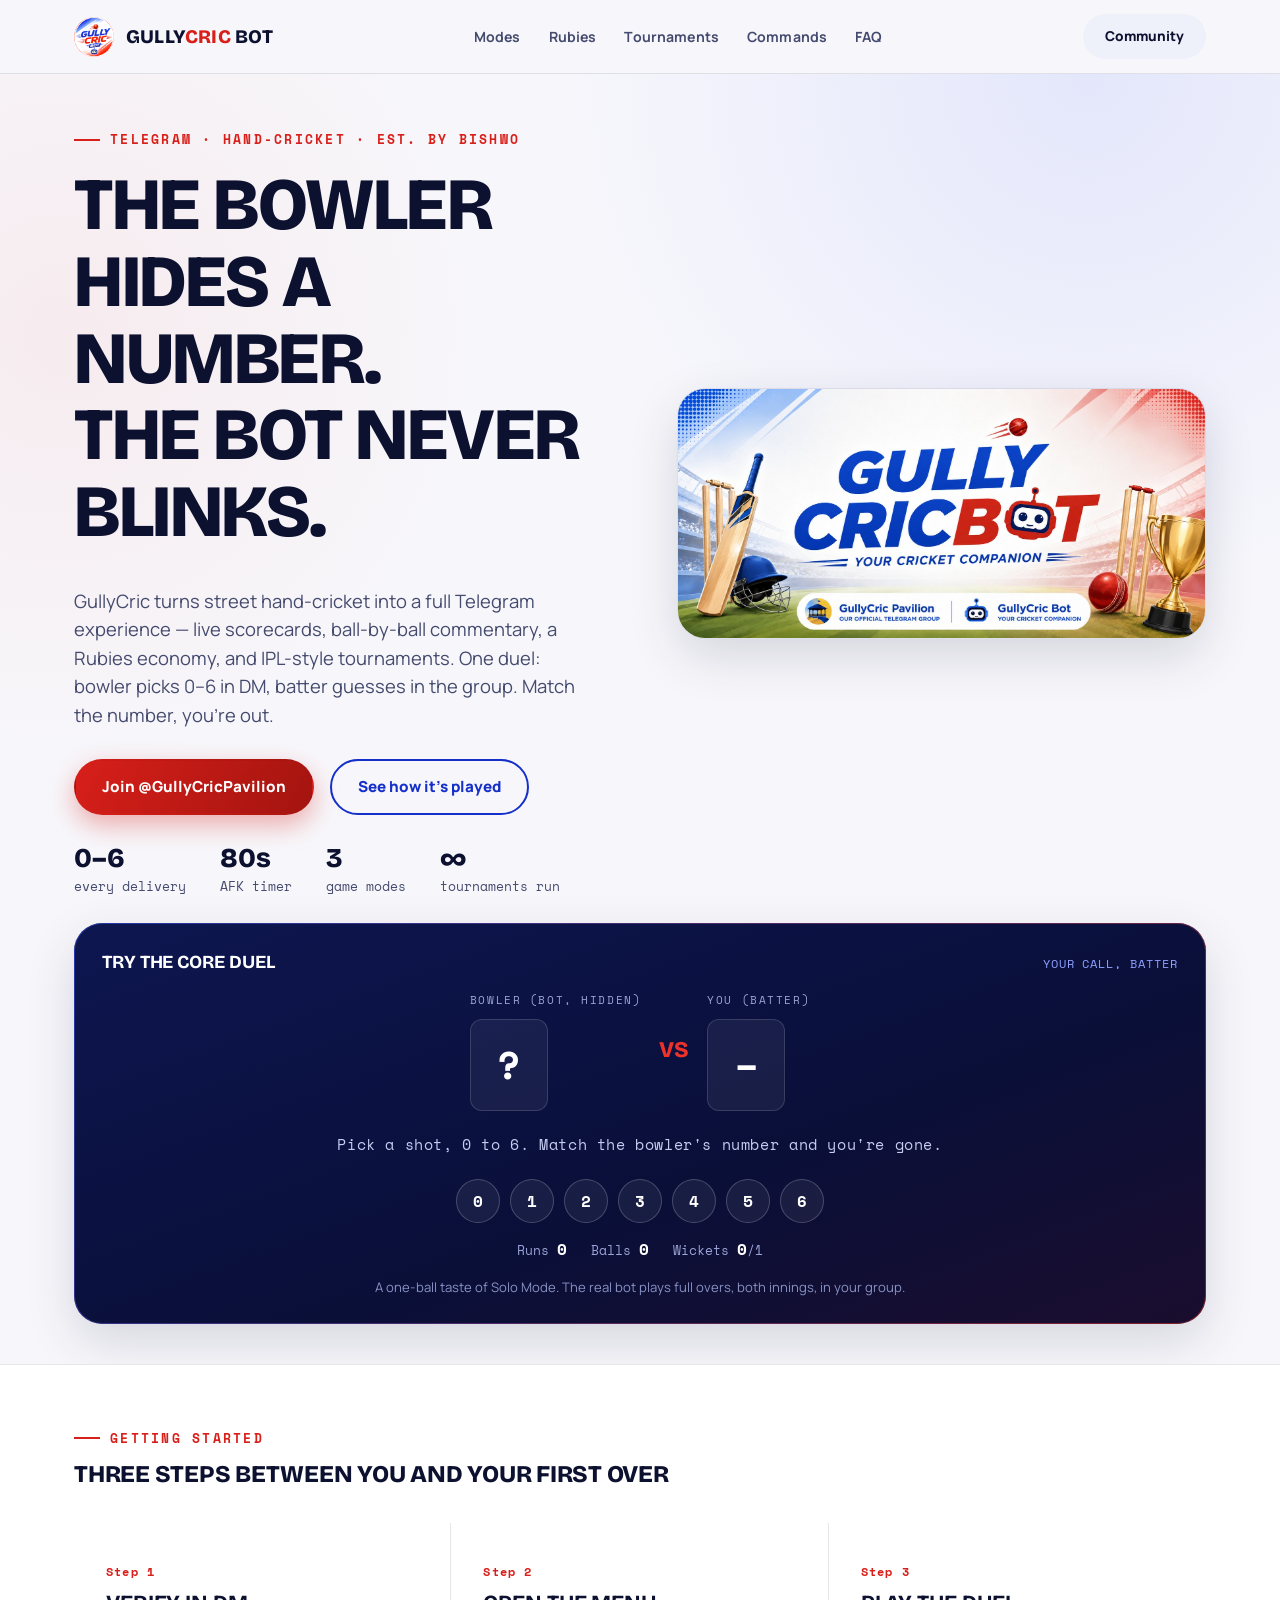
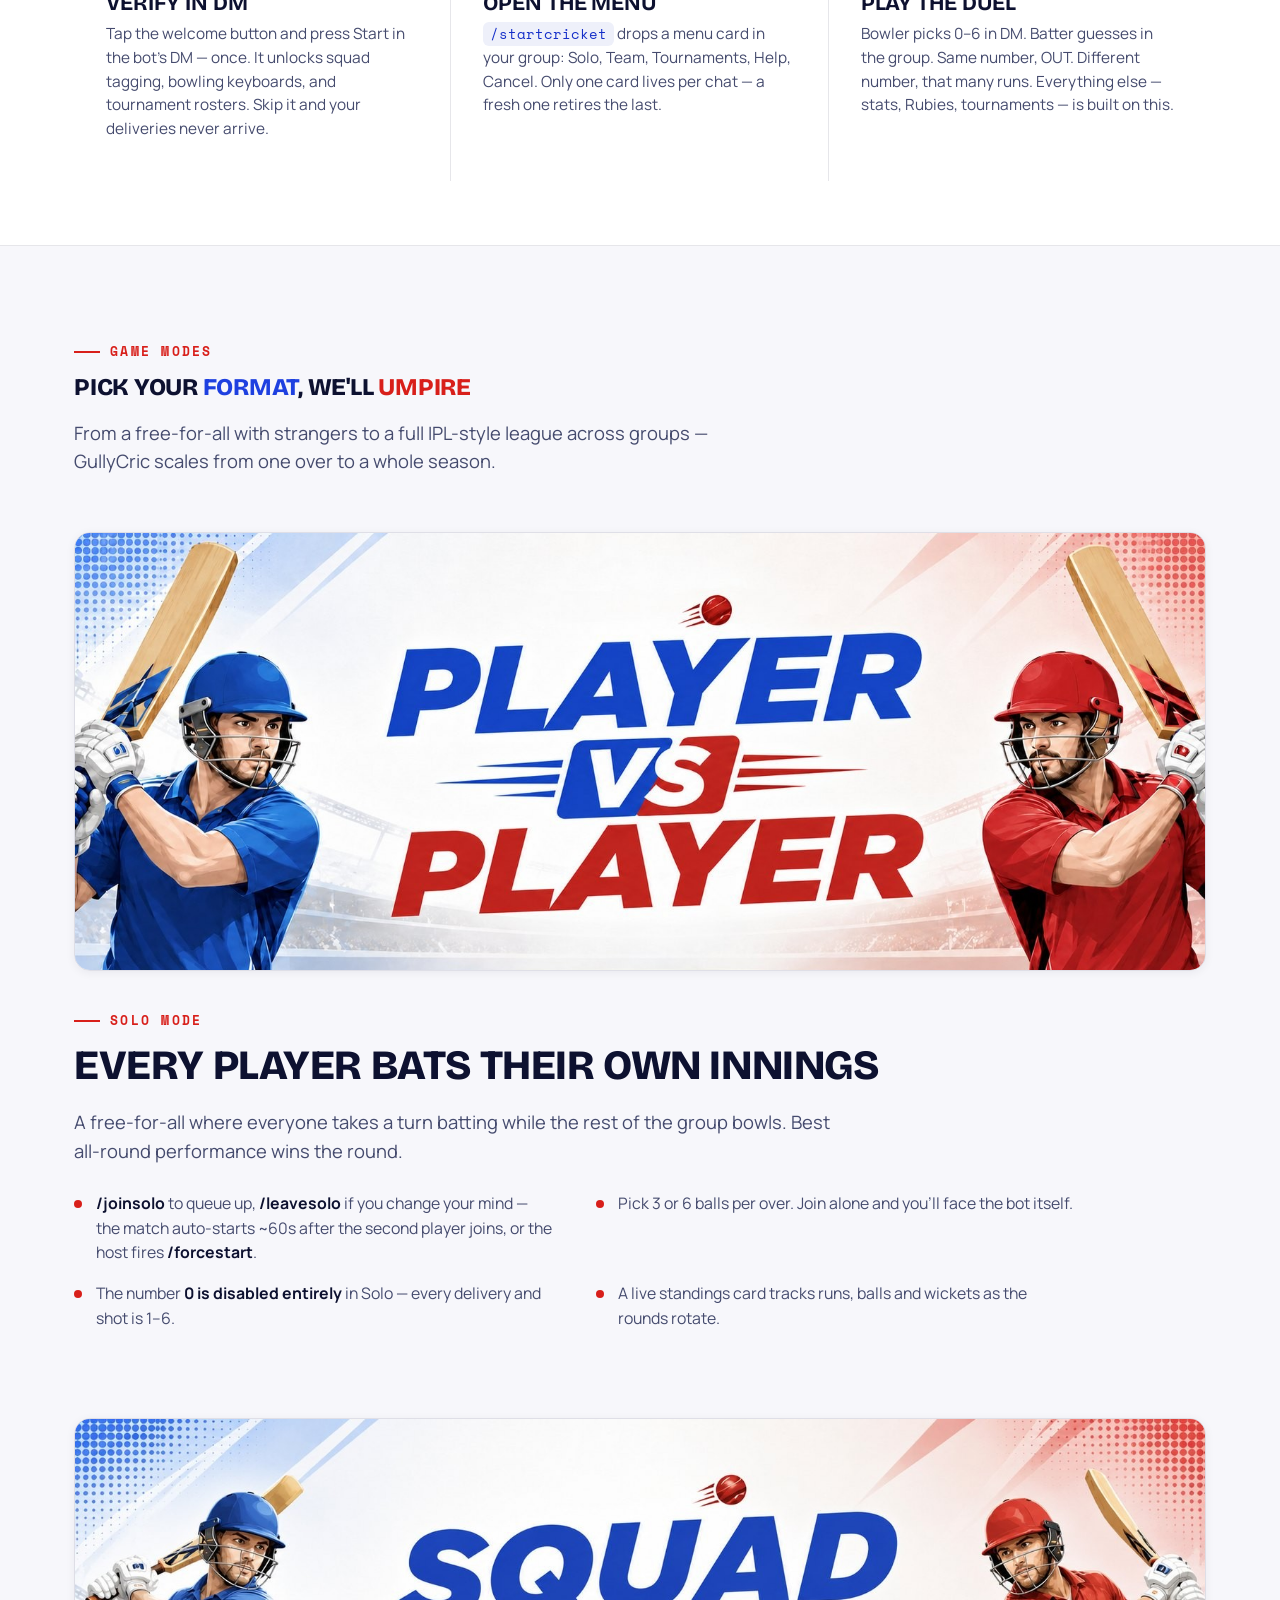
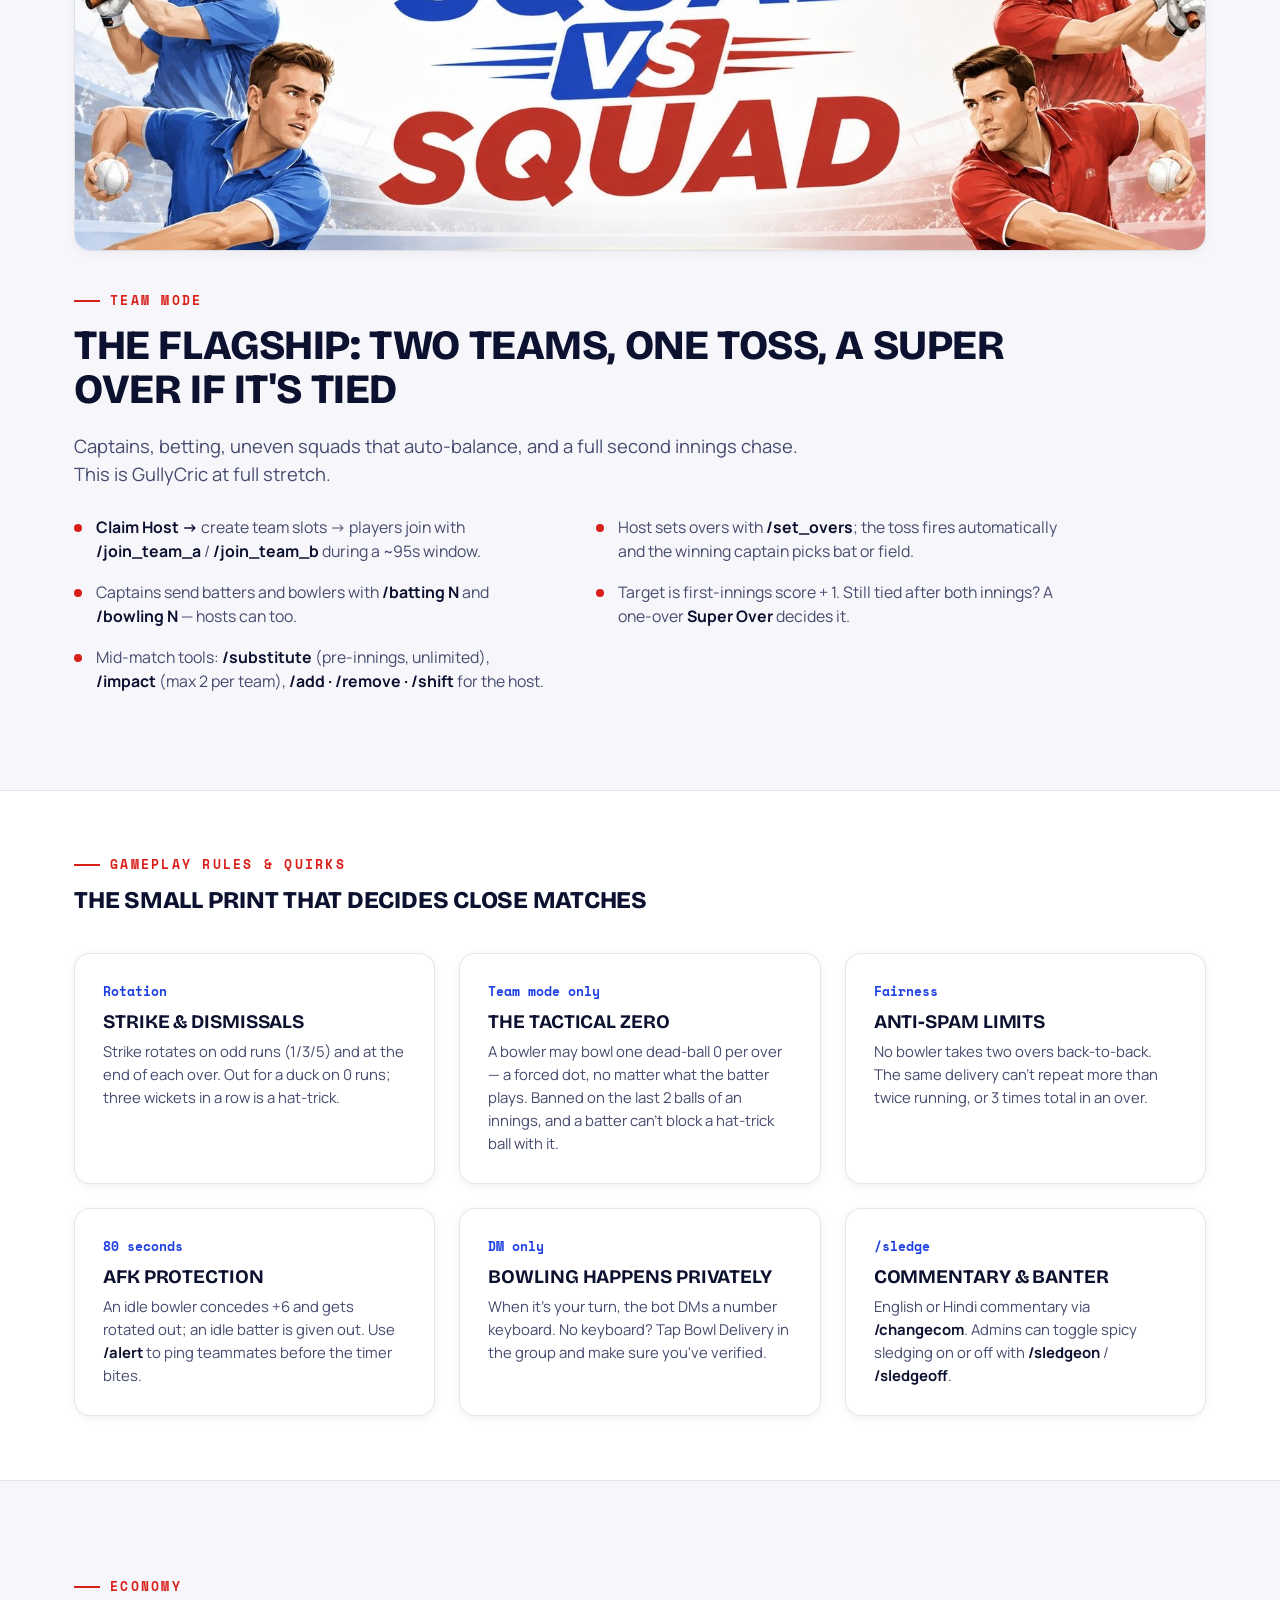
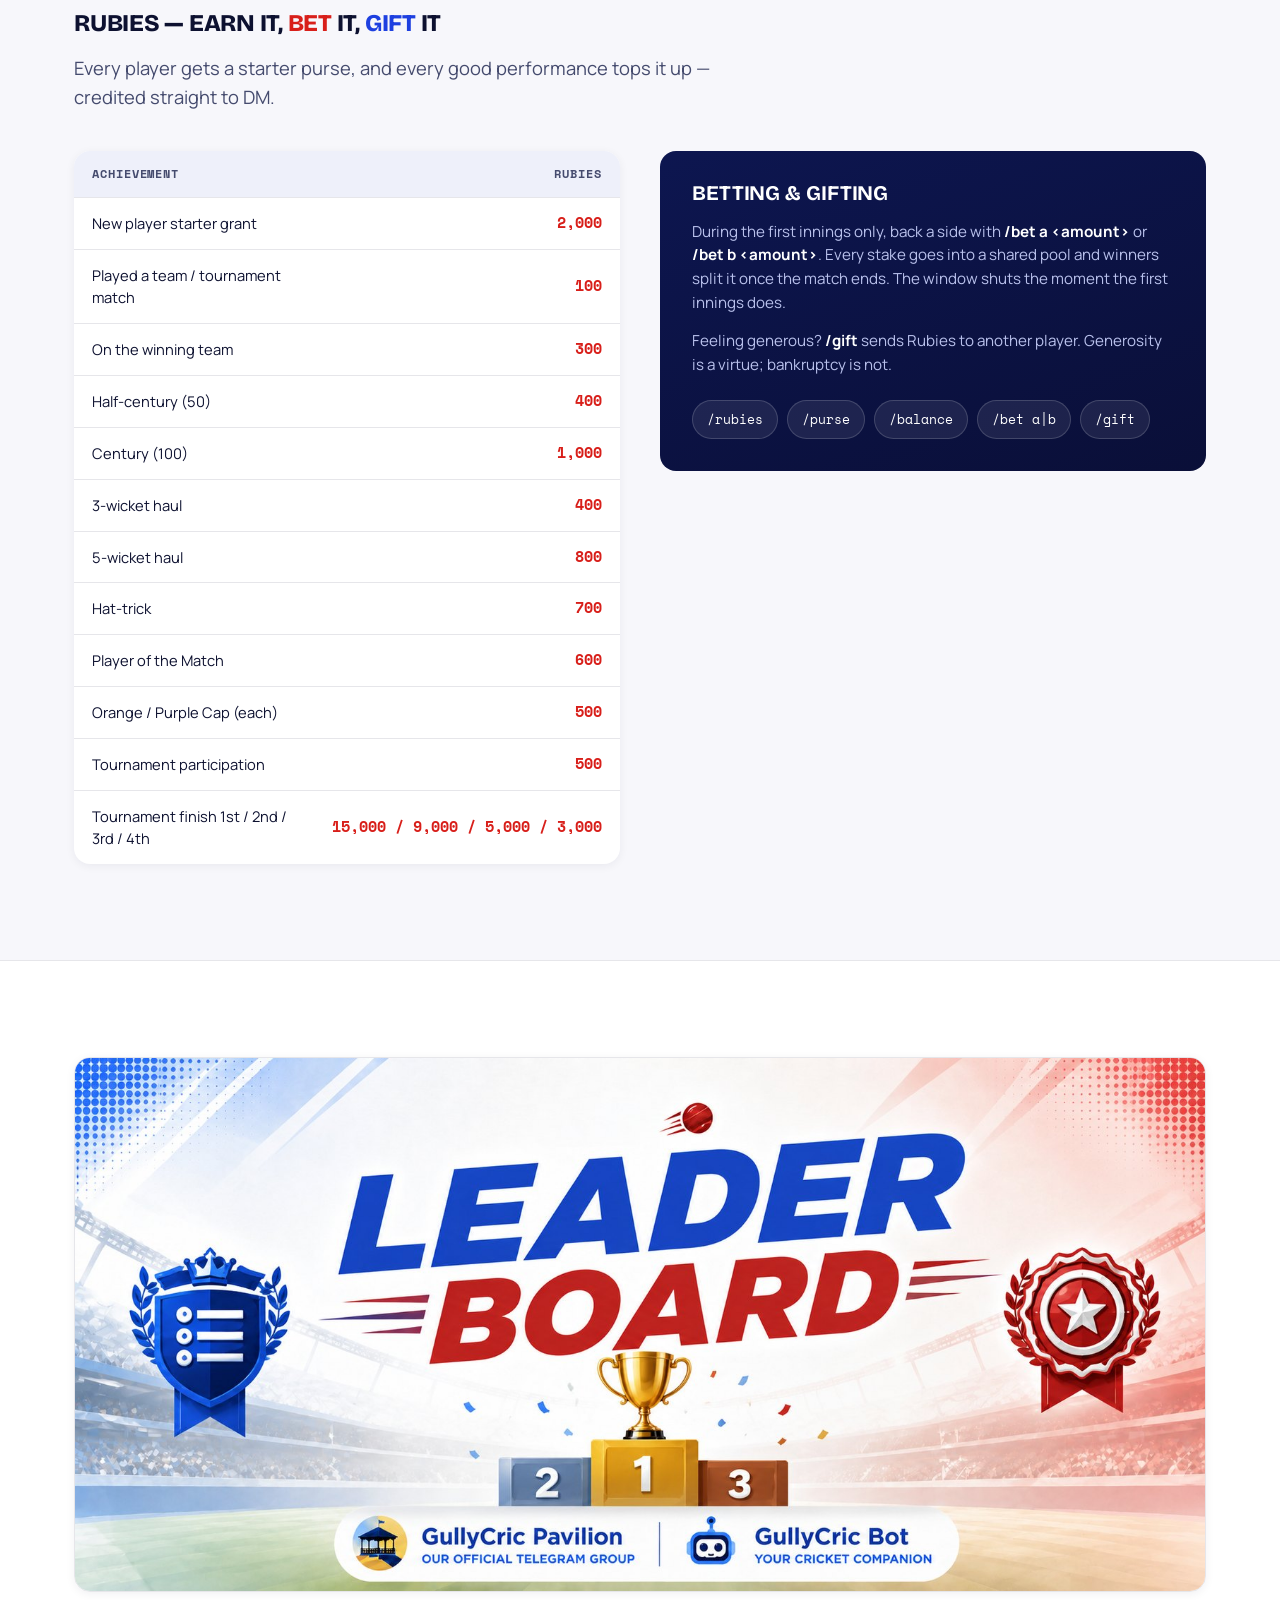
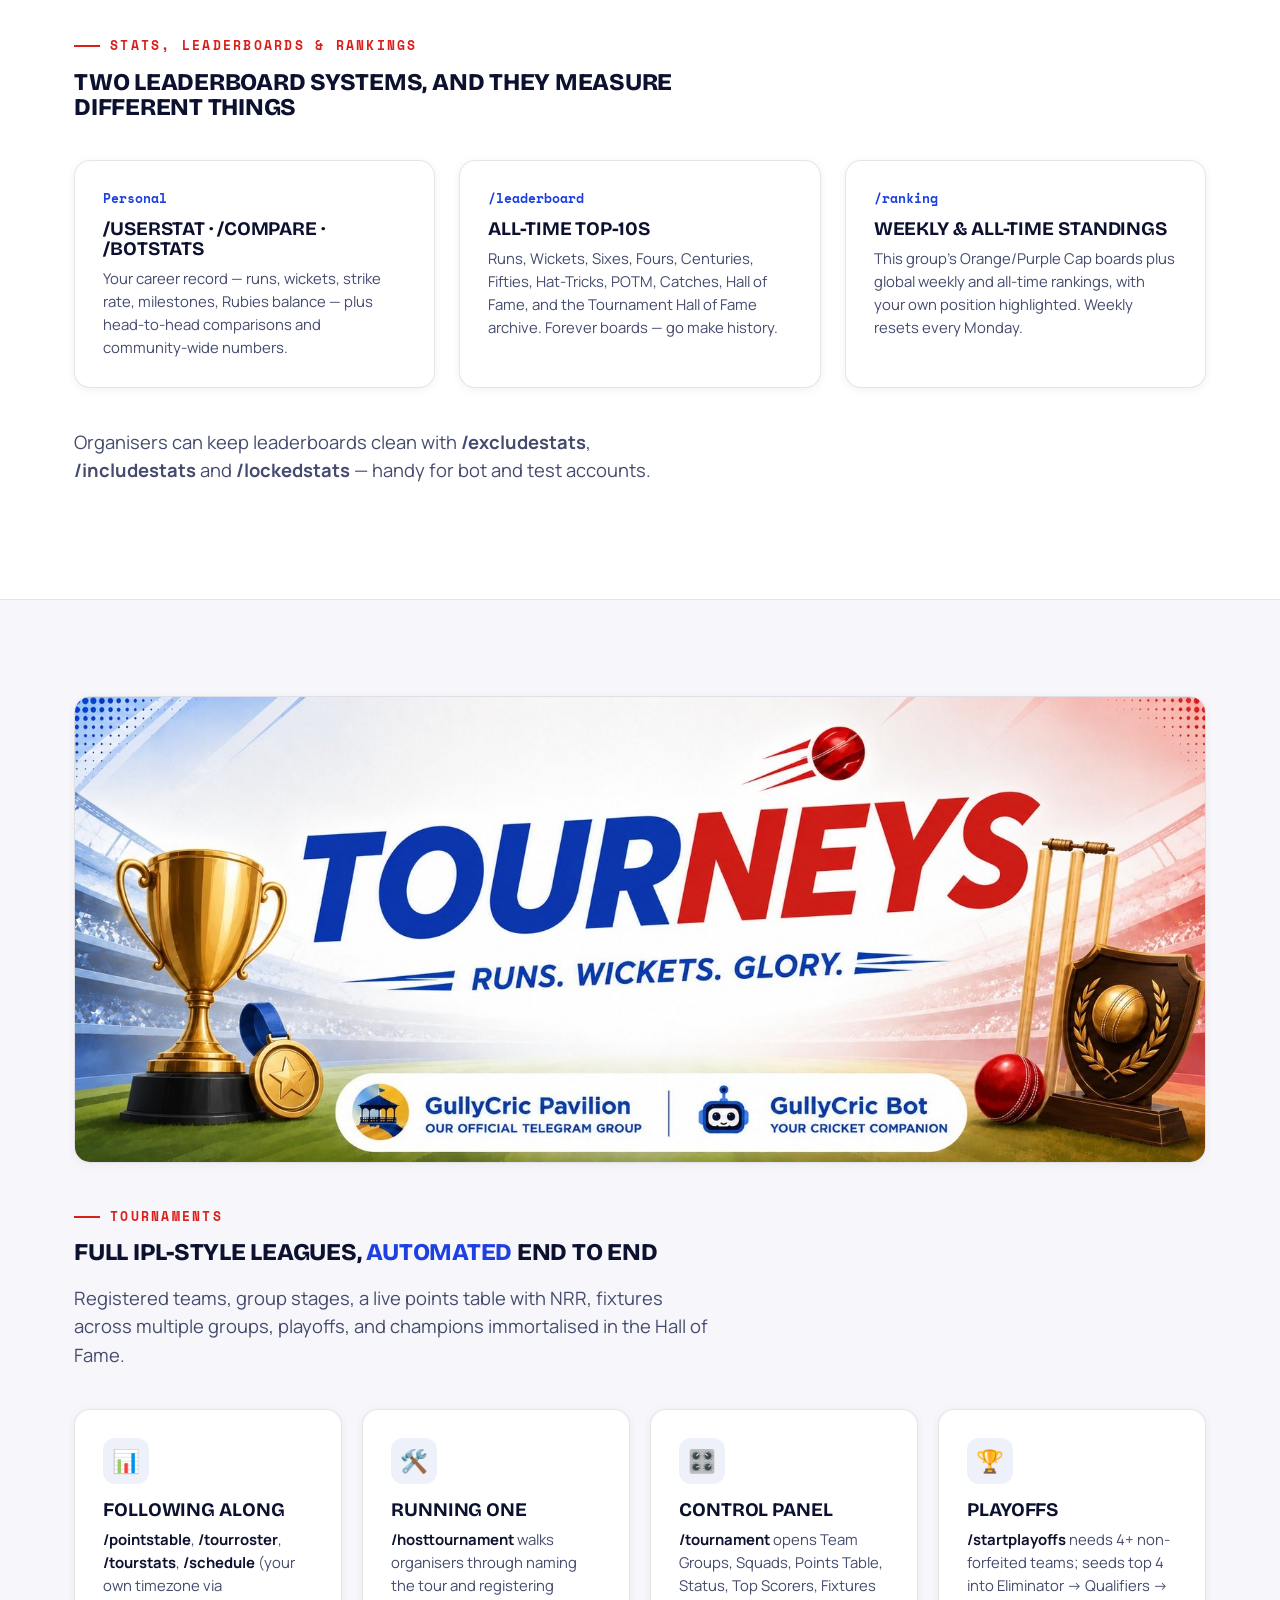
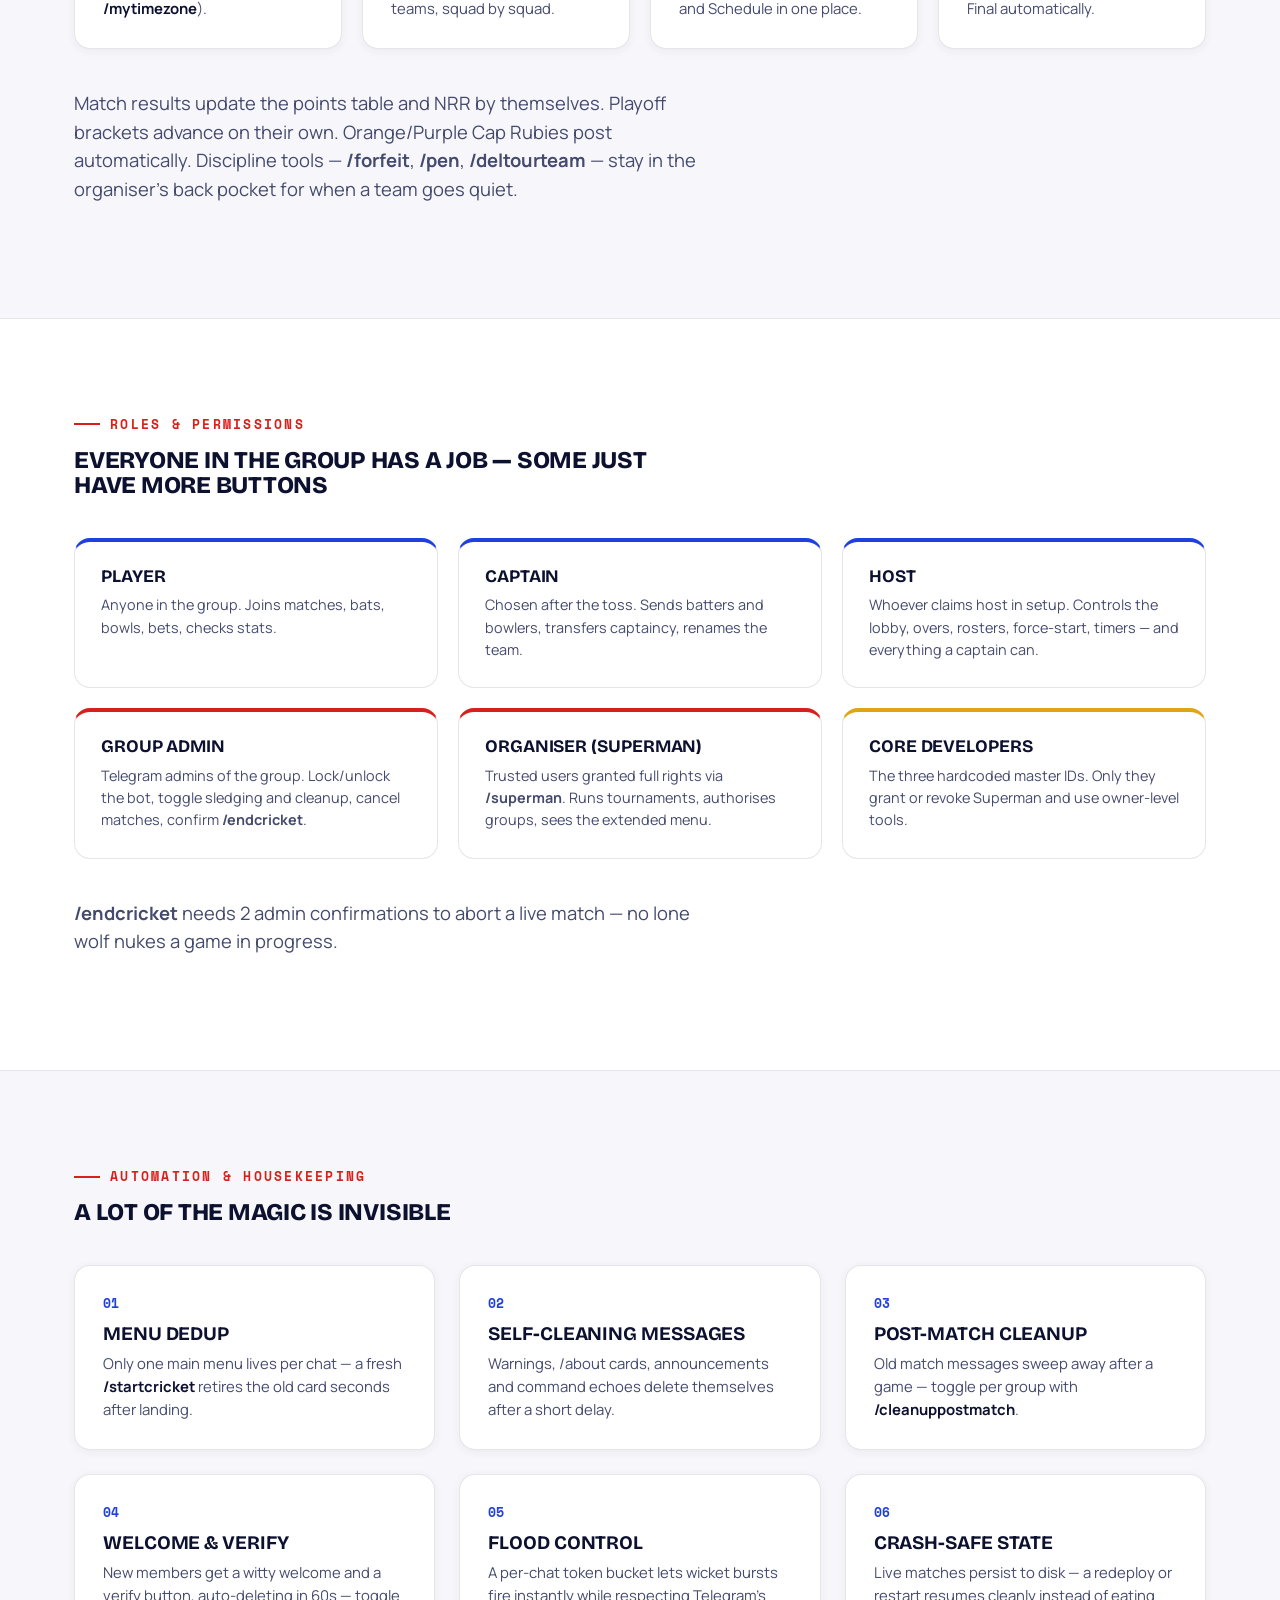
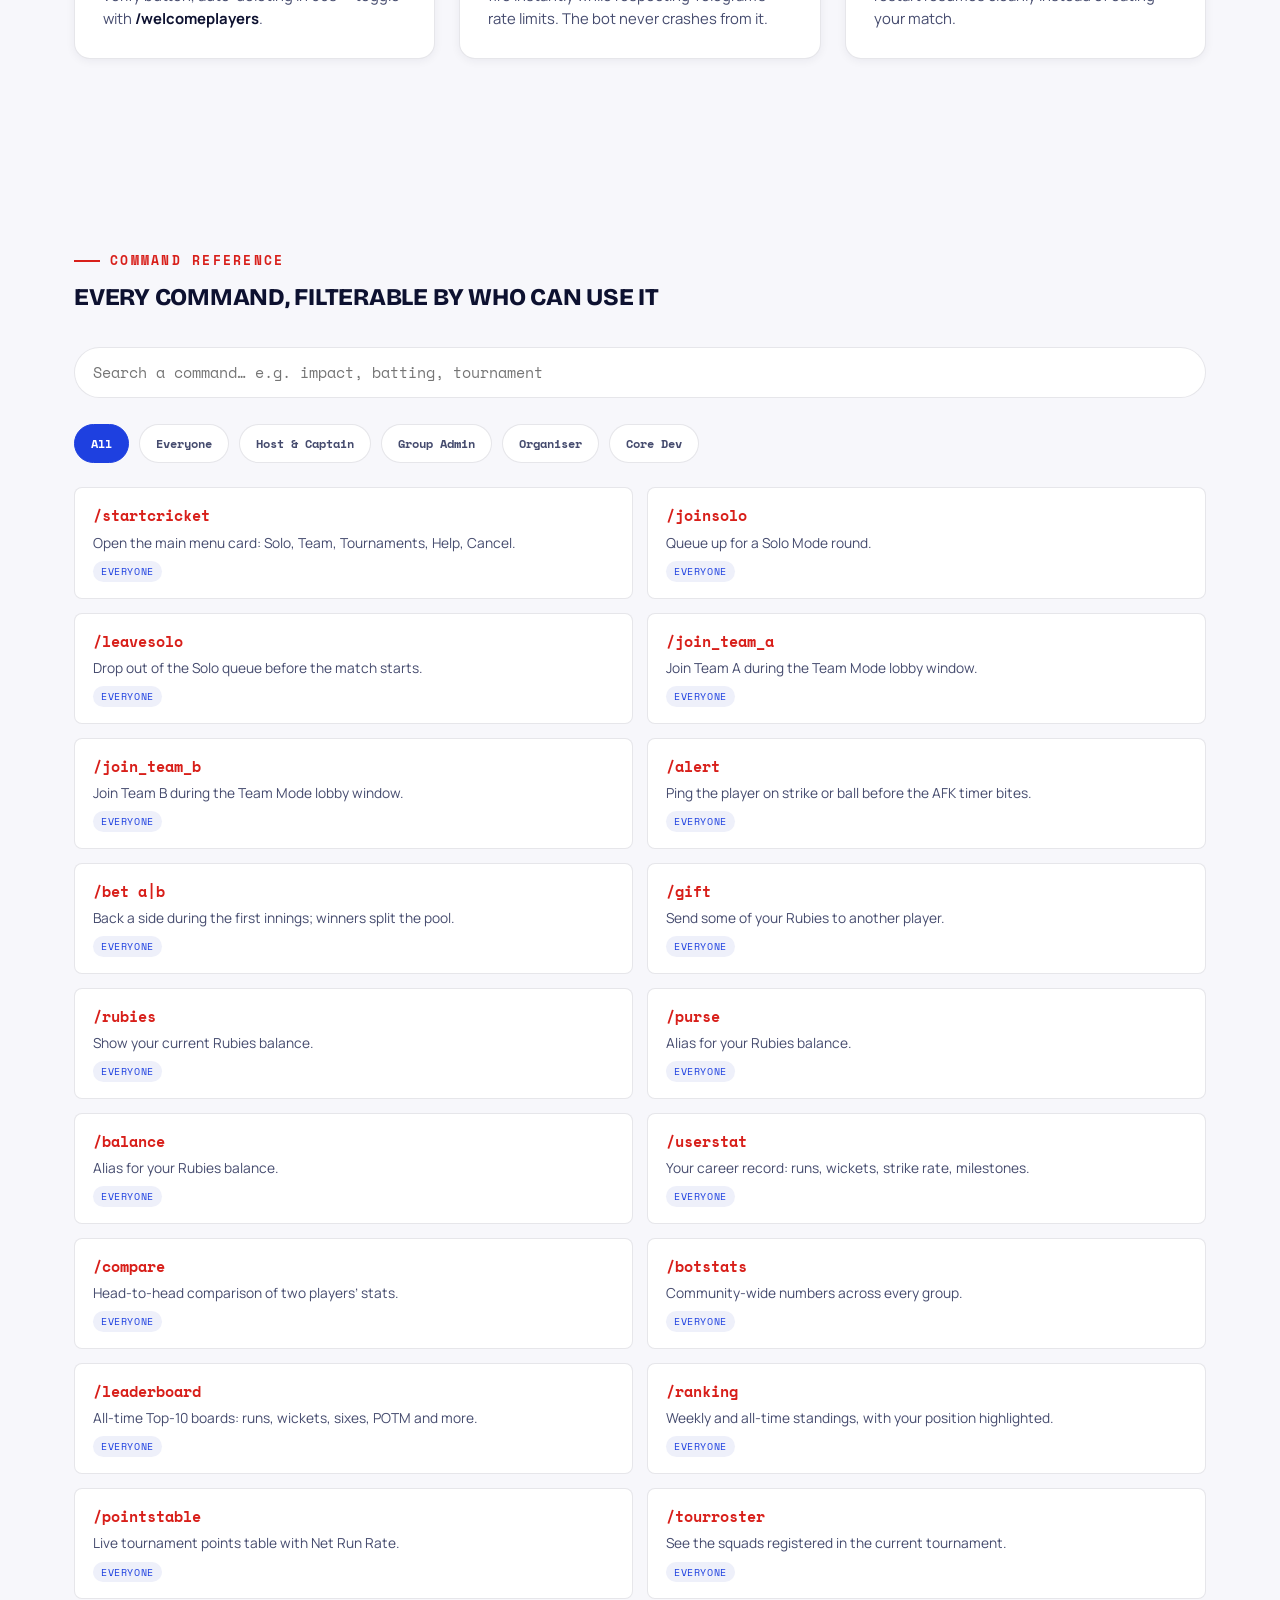
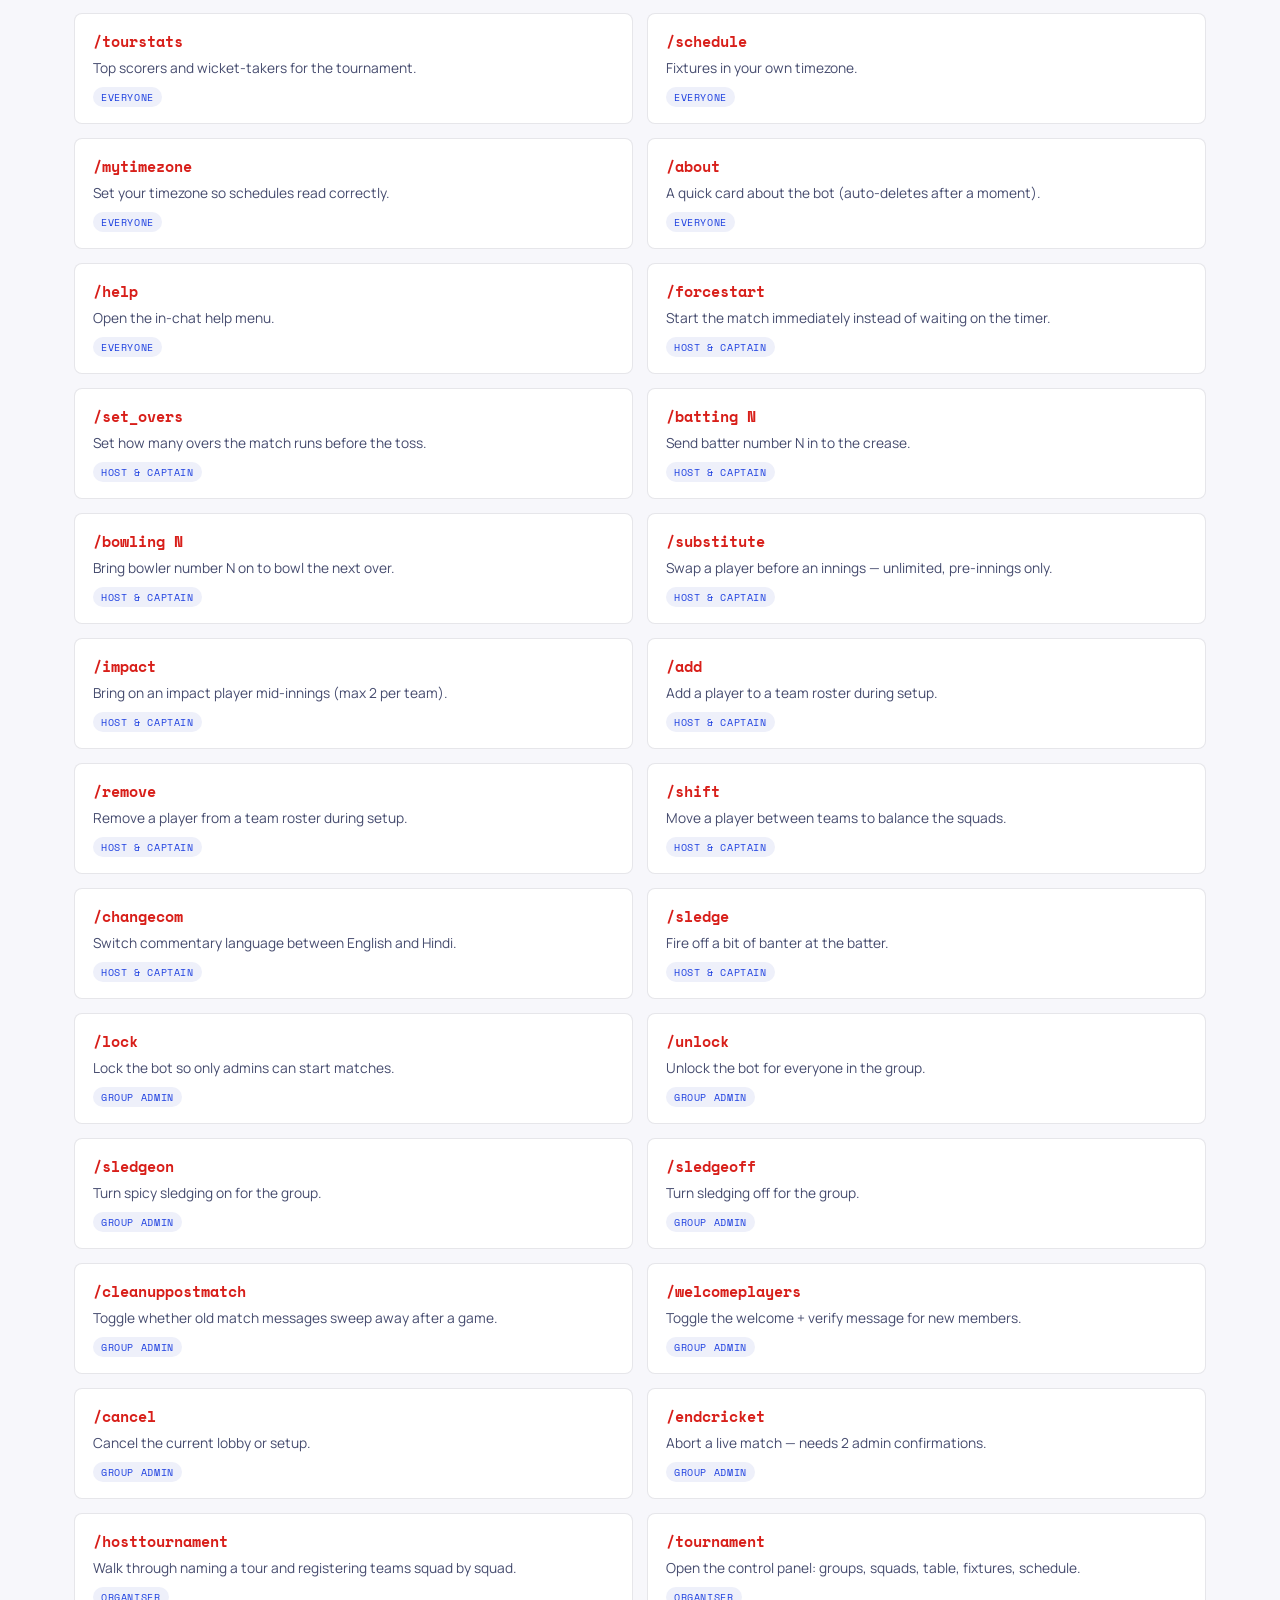
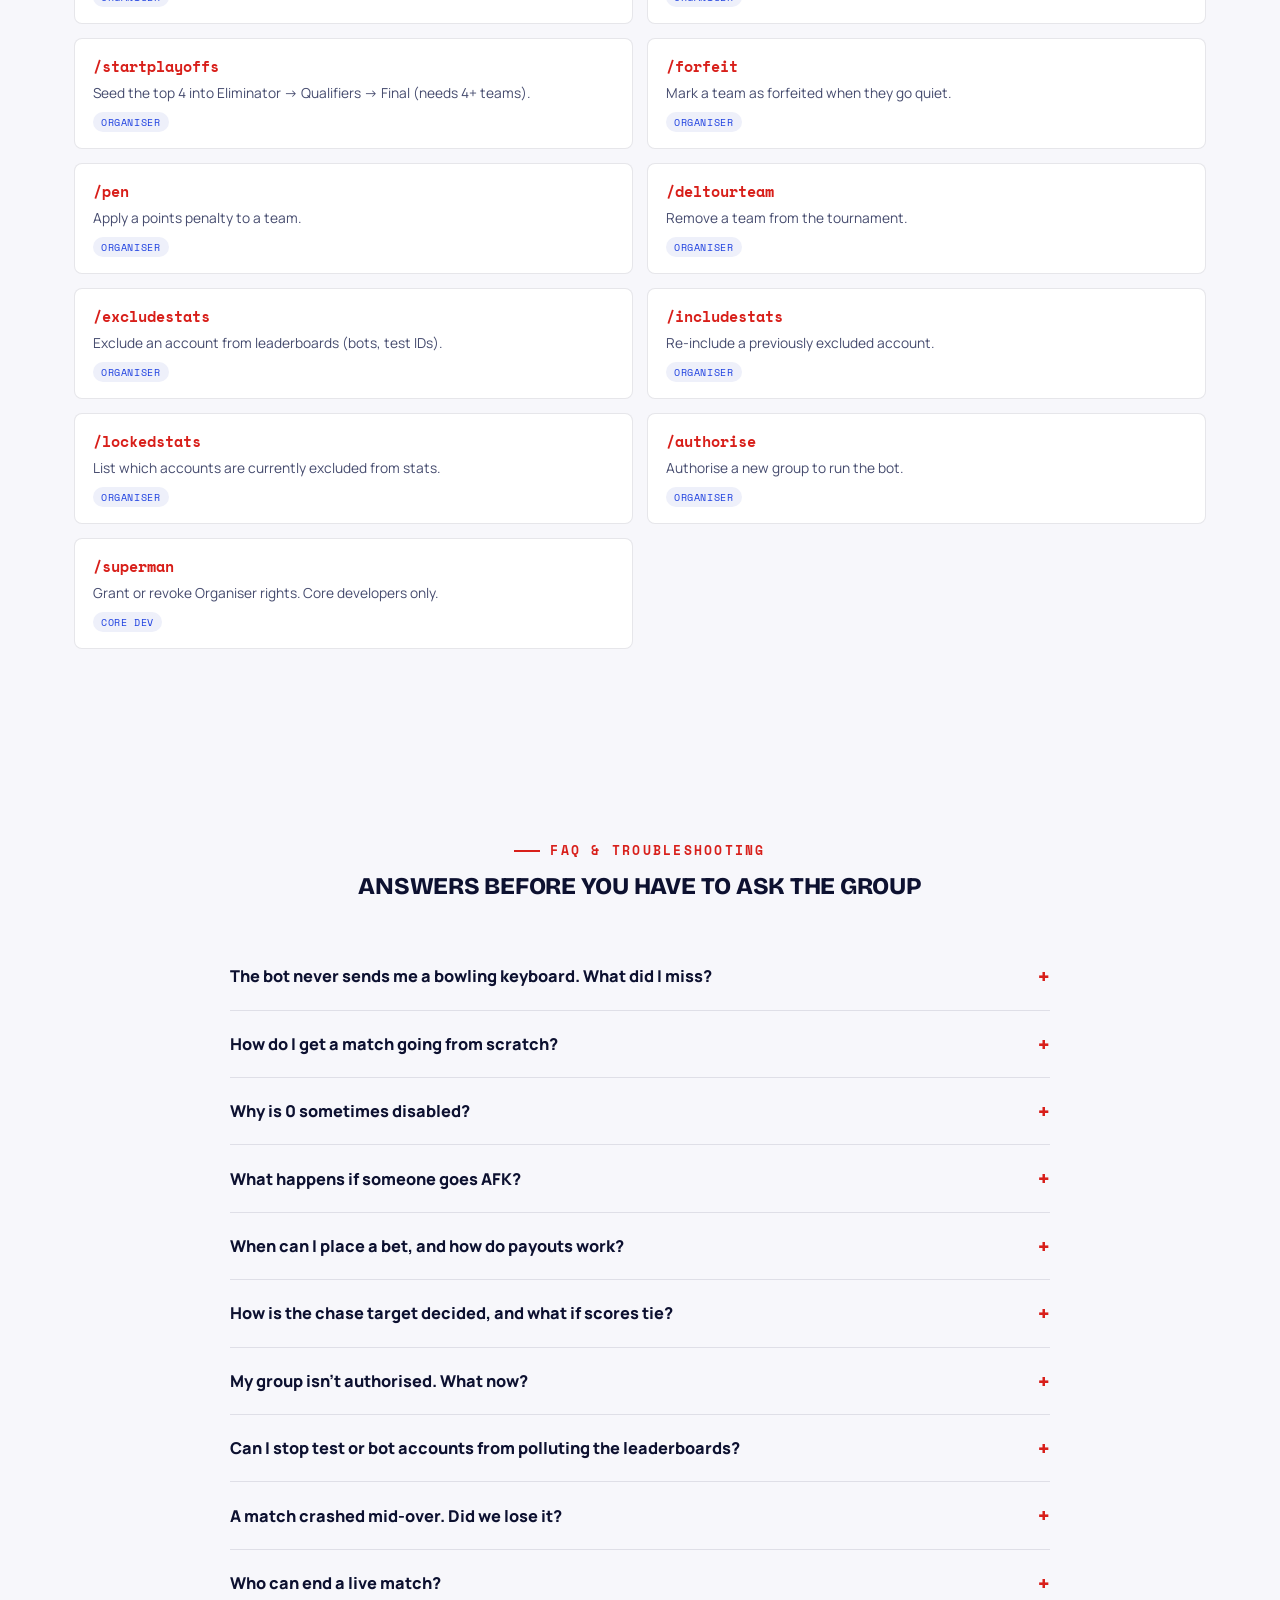
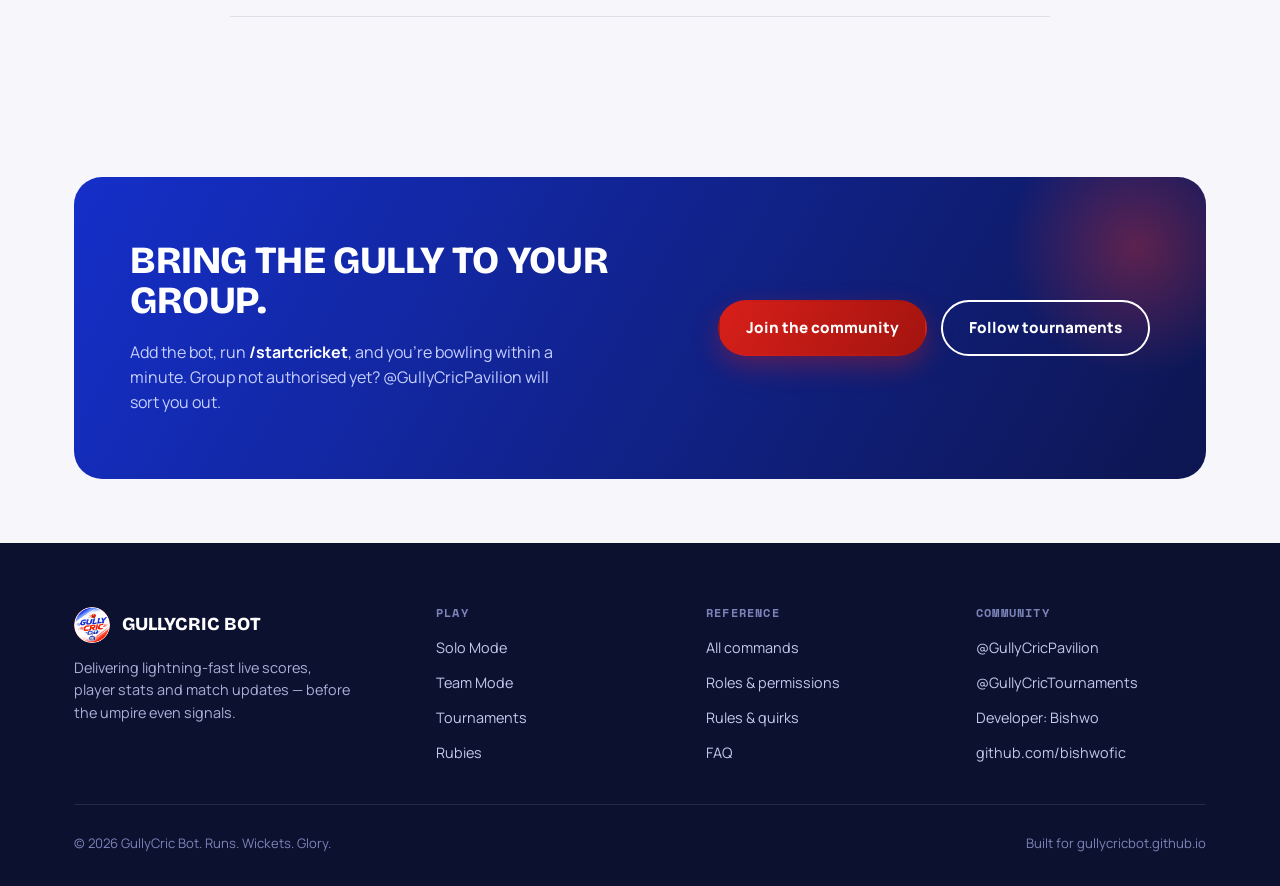
<file: index.html>
<!DOCTYPE html>
<html lang="en">
<head>
<meta charset="UTF-8">
<meta name="viewport" content="width=device-width, initial-scale=1.0">
<title>GullyCric Bot — Your Cricket Companion</title>
<meta name="description" content="GullyCric brings hand-cricket to Telegram: live scorecards, Rubies betting, IPL-style tournaments and a bot that umpires every ball. Solo, Team, and Tournament modes.">
<link rel="icon" type="image/png" href="assets/img/logo.png">
<link rel="preconnect" href="https://fonts.googleapis.com">
<link rel="preconnect" href="https://fonts.gstatic.com" crossorigin>
<link href="https://fonts.googleapis.com/css2?family=Bricolage+Grotesque:opsz,wght@12..96,200..800&family=Manrope:wght@400;500;700;800&family=Space+Mono:wght@400;700&display=swap" rel="stylesheet">
<link rel="stylesheet" href="css/style.css">
<style>
  /* keep anchored sections clear of the sticky nav when scrolled to */
  section[id], header[id], #top { scroll-margin-top: 88px; }
</style>
</head>
<body>

<nav class="nav">
  <div class="nav-inner">
    <a href="#top" class="brand">
      <img src="assets/img/logo.png" alt="GullyCric Bot logo">
      <span class="brand-text">GULLY<span class="red">CRIC</span> BOT</span>
    </a>
    <ul class="nav-links" id="navLinks">
      <li><a href="#modes">Modes</a></li>
      <li><a href="#rubies">Rubies</a></li>
      <li><a href="#tournaments">Tournaments</a></li>
      <li><a href="#commands">Commands</a></li>
      <li><a href="#faq">FAQ</a></li>
    </ul>
    <div class="nav-cta">
      <a href="https://t.me/GullyCricPavilion" class="btn btn-ghost" style="padding:10px 20px;font-size:0.85rem;">Community</a>
      <button class="nav-toggle" id="navToggle" aria-label="Toggle menu"><span></span></button>
    </div>
  </div>
</nav>

<main id="top">

  <!-- ================= HERO ================= -->
  <header class="hero">
    <div class="container hero-inner">
      <div class="hero-copy">
        <div class="eyebrow">Telegram · Hand-Cricket · Est. by Bishwo</div>
        <h1>The bowler hides a number.<br>The bot never blinks.</h1>
        <p class="hero-sub">GullyCric turns street hand-cricket into a full Telegram experience — live scorecards, ball-by-ball commentary, a Rubies economy, and IPL-style tournaments. One duel: bowler picks 0–6 in DM, batter guesses in the group. Match the number, you're out.</p>
        <div class="hero-actions">
          <a href="https://t.me/GullyCricPavilion" class="btn btn-primary">Join @GullyCricPavilion</a>
          <a href="#modes" class="btn btn-outline">See how it's played</a>
        </div>
        <div class="hero-meta">
          <div><b>0–6</b>every delivery</div>
          <div><b>80s</b>AFK timer</div>
          <div><b>3</b>game modes</div>
          <div><b>&#8734;</b>tournaments run</div>
        </div>
      </div>
      <div class="hero-art">
        <img src="assets/img/hero-banner.jpg" alt="GullyCric Bot — Your Cricket Companion">
      </div>
    </div>

    <div class="container">
      <div class="duel" id="duelWidget">
        <div class="duel-head">
          <h3>Try the core duel</h3>
          <span class="duel-status" id="duelStatus">Your call, batter</span>
        </div>
        <div class="duel-board">
          <div class="duel-figure">
            <div class="duel-label">Bowler (bot, hidden)</div>
            <div class="duel-num" id="bowlerNum">?</div>
          </div>
          <div class="duel-vs">VS</div>
          <div class="duel-figure">
            <div class="duel-label">You (batter)</div>
            <div class="duel-num" id="batterNum">–</div>
          </div>
        </div>
        <div class="duel-result" id="duelResult">Pick a shot, 0 to 6. Match the bowler's number and you're gone.</div>
        <div class="duel-picker" id="duelPicker"></div>
        <div class="duel-score">
          <div>Runs <b id="scoreRuns">0</b></div>
          <div>Balls <b id="scoreBalls">0</b></div>
          <div>Wickets <b id="scoreWkts">0</b>/1</div>
        </div>
        <div class="duel-foot">A one-ball taste of Solo Mode. The real bot plays full overs, both innings, in your group.</div>
      </div>
    </div>
  </header>

  <!-- ================= HOW IT WORKS ================= -->
  <section class="how tight" id="how">
    <div class="container">
      <div class="eyebrow">Getting started</div>
      <h2 style="max-width:640px;">Three steps between you and your first over</h2>
    </div>
    <div class="how-grid container" style="margin-top:36px;">
      <div class="how-step">
        <div class="how-tag">Step 1</div>
        <h3>Verify in DM</h3>
        <p>Tap the welcome button and press Start in the bot's DM — once. It unlocks squad tagging, bowling keyboards, and tournament rosters. Skip it and your deliveries never arrive.</p>
      </div>
      <div class="how-step">
        <div class="how-tag">Step 2</div>
        <h3>Open the menu</h3>
        <p><code>/startcricket</code> drops a menu card in your group: Solo, Team, Tournaments, Help, Cancel. Only one card lives per chat — a fresh one retires the last.</p>
      </div>
      <div class="how-step">
        <div class="how-tag">Step 3</div>
        <h3>Play the duel</h3>
        <p>Bowler picks 0–6 in DM. Batter guesses in the group. Same number, OUT. Different number, that many runs. Everything else — stats, Rubies, tournaments — is built on this.</p>
      </div>
    </div>
  </section>

  <!-- ================= MODES ================= -->
  <section id="modes">
    <div class="container">
      <div class="eyebrow">Game modes</div>
      <h2 class="split-title">Pick your <span class="blue">format</span>, we'll <span class="red">umpire</span></h2>
      <p class="lede">From a free-for-all with strangers to a full IPL-style league across groups — GullyCric scales from one over to a whole season.</p>
    </div>

    <div class="container feature" style="margin-top:56px;">
      <div class="section-banner"><img src="assets/img/banner-solo.jpg" alt="Solo Mode — Player vs Player"></div>
      <div class="feature-copy">
        <div class="eyebrow">Solo Mode</div>
        <h2>Every player bats their own innings</h2>
        <p class="lede">A free-for-all where everyone takes a turn batting while the rest of the group bowls. Best all-round performance wins the round.</p>
        <ul class="feature-list cols">
          <li><b>/joinsolo</b> to queue up, <b>/leavesolo</b> if you change your mind — the match auto-starts ~60s after the second player joins, or the host fires <b>/forcestart</b>.</li>
          <li>Pick 3 or 6 balls per over. Join alone and you'll face the bot itself.</li>
          <li>The number <b>0 is disabled entirely</b> in Solo — every delivery and shot is 1–6.</li>
          <li>A live standings card tracks runs, balls and wickets as the rounds rotate.</li>
        </ul>
      </div>
    </div>

    <div class="container feature" style="margin-top:88px;">
      <div class="section-banner"><img src="assets/img/banner-team.jpg" alt="Team Mode — Squad vs Squad"></div>
      <div class="feature-copy">
        <div class="eyebrow">Team Mode</div>
        <h2>The flagship: two teams, one toss, a Super Over if it's tied</h2>
        <p class="lede">Captains, betting, uneven squads that auto-balance, and a full second innings chase. This is GullyCric at full stretch.</p>
        <ul class="feature-list cols">
          <li><b>Claim Host →</b> create team slots → players join with <b>/join_team_a</b> / <b>/join_team_b</b> during a ~95s window.</li>
          <li>Host sets overs with <b>/set_overs</b>; the toss fires automatically and the winning captain picks bat or field.</li>
          <li>Captains send batters and bowlers with <b>/batting N</b> and <b>/bowling N</b> — hosts can too.</li>
          <li>Target is first-innings score + 1. Still tied after both innings? A one-over <b>Super Over</b> decides it.</li>
          <li>Mid-match tools: <b>/substitute</b> (pre-innings, unlimited), <b>/impact</b> (max 2 per team), <b>/add · /remove · /shift</b> for the host.</li>
        </ul>
      </div>
    </div>
  </section>

  <!-- ================= QUIRKS / RULES ================= -->
  <section class="tight" style="background:var(--white); border-top:1px solid var(--line); border-bottom:1px solid var(--line);" id="rules">
    <div class="container">
      <div class="eyebrow">Gameplay rules & quirks</div>
      <h2 style="max-width:600px;">The small print that decides close matches</h2>
      <div class="grid-3 mt-40">
        <div class="card">
          <span class="num">Rotation</span>
          <h3>Strike & dismissals</h3>
          <p>Strike rotates on odd runs (1/3/5) and at the end of each over. Out for a duck on 0 runs; three wickets in a row is a hat-trick.</p>
        </div>
        <div class="card">
          <span class="num">Team mode only</span>
          <h3>The tactical zero</h3>
          <p>A bowler may bowl one dead-ball 0 per over — a forced dot, no matter what the batter plays. Banned on the last 2 balls of an innings, and a batter can't block a hat-trick ball with it.</p>
        </div>
        <div class="card">
          <span class="num">Fairness</span>
          <h3>Anti-spam limits</h3>
          <p>No bowler takes two overs back-to-back. The same delivery can't repeat more than twice running, or 3 times total in an over.</p>
        </div>
        <div class="card">
          <span class="num">80 seconds</span>
          <h3>AFK protection</h3>
          <p>An idle bowler concedes +6 and gets rotated out; an idle batter is given out. Use <b>/alert</b> to ping teammates before the timer bites.</p>
        </div>
        <div class="card">
          <span class="num">DM only</span>
          <h3>Bowling happens privately</h3>
          <p>When it's your turn, the bot DMs a number keyboard. No keyboard? Tap Bowl Delivery in the group and make sure you've verified.</p>
        </div>
        <div class="card">
          <span class="num">/sledge</span>
          <h3>Commentary & banter</h3>
          <p>English or Hindi commentary via <b>/changecom</b>. Admins can toggle spicy sledging on or off with <b>/sledgeon</b> / <b>/sledgeoff</b>.</p>
        </div>
      </div>
    </div>
  </section>

  <!-- ================= RUBIES ================= -->
  <section id="rubies">
    <div class="container">
      <div class="eyebrow">Economy</div>
      <h2 class="split-title">Rubies — earn it, <span class="red">bet</span> it, <span class="blue">gift</span> it</h2>
      <p class="lede">Every player gets a starter purse, and every good performance tops it up — credited straight to DM.</p>

      <div class="rubies-wrap mt-40">
        <table class="ruby-table">
          <thead><tr><th>Achievement</th><th style="text-align:right;">Rubies</th></tr></thead>
          <tbody>
            <tr><td>New player starter grant</td><td class="amt">2,000</td></tr>
            <tr><td>Played a team / tournament match</td><td class="amt">100</td></tr>
            <tr><td>On the winning team</td><td class="amt">300</td></tr>
            <tr><td>Half-century (50)</td><td class="amt">400</td></tr>
            <tr><td>Century (100)</td><td class="amt">1,000</td></tr>
            <tr><td>3-wicket haul</td><td class="amt">400</td></tr>
            <tr><td>5-wicket haul</td><td class="amt">800</td></tr>
            <tr><td>Hat-trick</td><td class="amt">700</td></tr>
            <tr><td>Player of the Match</td><td class="amt">600</td></tr>
            <tr><td>Orange / Purple Cap (each)</td><td class="amt">500</td></tr>
            <tr><td>Tournament participation</td><td class="amt">500</td></tr>
            <tr><td>Tournament finish 1st / 2nd / 3rd / 4th</td><td class="amt">15,000 / 9,000 / 5,000 / 3,000</td></tr>
          </tbody>
        </table>

        <div class="ruby-side">
          <h3>Betting & gifting</h3>
          <p>During the first innings only, back a side with <b>/bet a &lt;amount&gt;</b> or <b>/bet b &lt;amount&gt;</b>. Every stake goes into a shared pool and winners split it once the match ends. The window shuts the moment the first innings does.</p>
          <p>Feeling generous? <b>/gift</b> sends Rubies to another player. Generosity is a virtue; bankruptcy is not.</p>
          <div style="margin-top:18px;">
            <span class="ruby-chip">/rubies</span>
            <span class="ruby-chip">/purse</span>
            <span class="ruby-chip">/balance</span>
            <span class="ruby-chip">/bet a|b</span>
            <span class="ruby-chip">/gift</span>
          </div>
        </div>
      </div>
    </div>
  </section>

  <!-- ================= STATS / LEADERBOARD ================= -->
  <section style="background:var(--white); border-top:1px solid var(--line); border-bottom:1px solid var(--line);" id="stats">
    <div class="container">
      <div class="section-banner"><img src="assets/img/banner-leaderboard.jpg" alt="Leaderboard"></div>
      <div class="eyebrow">Stats, leaderboards & rankings</div>
      <h2 style="max-width:640px;">Two leaderboard systems, and they measure different things</h2>
      <div class="grid-3 mt-40">
        <div class="card">
          <span class="num">Personal</span>
          <h3>/userstat · /compare · /botstats</h3>
          <p>Your career record — runs, wickets, strike rate, milestones, Rubies balance — plus head-to-head comparisons and community-wide numbers.</p>
        </div>
        <div class="card">
          <span class="num">/leaderboard</span>
          <h3>All-time Top-10s</h3>
          <p>Runs, Wickets, Sixes, Fours, Centuries, Fifties, Hat-Tricks, POTM, Catches, Hall of Fame, and the Tournament Hall of Fame archive. Forever boards — go make history.</p>
        </div>
        <div class="card">
          <span class="num">/ranking</span>
          <h3>Weekly & all-time standings</h3>
          <p>This group's Orange/Purple Cap boards plus global weekly and all-time rankings, with your own position highlighted. Weekly resets every Monday.</p>
        </div>
      </div>
      <p class="lede mt-40">Organisers can keep leaderboards clean with <b>/excludestats</b>, <b>/includestats</b> and <b>/lockedstats</b> — handy for bot and test accounts.</p>
    </div>
  </section>

  <!-- ================= TOURNAMENTS ================= -->
  <section id="tournaments">
    <div class="container">
      <div class="section-banner"><img src="assets/img/banner-tournaments.jpg" alt="Tournaments — Runs, Wickets, Glory"></div>
      <div class="eyebrow">Tournaments</div>
      <h2 class="split-title">Full IPL-style leagues, <span class="blue">automated</span> end to end</h2>
      <p class="lede">Registered teams, group stages, a live points table with NRR, fixtures across multiple groups, playoffs, and champions immortalised in the Hall of Fame.</p>

      <div class="grid-4 mt-40">
        <div class="card">
          <div class="card-icon">📊</div>
          <h3>Following along</h3>
          <p><b>/pointstable</b>, <b>/tourroster</b>, <b>/tourstats</b>, <b>/schedule</b> (your own timezone via <b>/mytimezone</b>).</p>
        </div>
        <div class="card">
          <div class="card-icon">🛠️</div>
          <h3>Running one</h3>
          <p><b>/hosttournament</b> walks organisers through naming the tour and registering teams, squad by squad.</p>
        </div>
        <div class="card">
          <div class="card-icon">🎛️</div>
          <h3>Control panel</h3>
          <p><b>/tournament</b> opens Team Groups, Squads, Points Table, Status, Top Scorers, Fixtures and Schedule in one place.</p>
        </div>
        <div class="card">
          <div class="card-icon">🏆</div>
          <h3>Playoffs</h3>
          <p><b>/startplayoffs</b> needs 4+ non-forfeited teams; seeds top 4 into Eliminator → Qualifiers → Final automatically.</p>
        </div>
      </div>

      <p class="lede mt-40">Match results update the points table and NRR by themselves. Playoff brackets advance on their own. Orange/Purple Cap Rubies post automatically. Discipline tools — <b>/forfeit</b>, <b>/pen</b>, <b>/deltourteam</b> — stay in the organiser's back pocket for when a team goes quiet.</p>
    </div>
  </section>

  <!-- ================= ROLES ================= -->
  <section style="background:var(--white); border-top:1px solid var(--line); border-bottom:1px solid var(--line);" id="roles">
    <div class="container">
      <div class="eyebrow">Roles & permissions</div>
      <h2 style="max-width:600px;">Everyone in the group has a job — some just have more buttons</h2>
      <div class="roles-grid mt-40">
        <div class="role-card">
          <h3>Player</h3>
          <p>Anyone in the group. Joins matches, bats, bowls, bets, checks stats.</p>
        </div>
        <div class="role-card">
          <h3>Captain</h3>
          <p>Chosen after the toss. Sends batters and bowlers, transfers captaincy, renames the team.</p>
        </div>
        <div class="role-card">
          <h3>Host</h3>
          <p>Whoever claims host in setup. Controls the lobby, overs, rosters, force-start, timers — and everything a captain can.</p>
        </div>
        <div class="role-card tier-2">
          <h3>Group Admin</h3>
          <p>Telegram admins of the group. Lock/unlock the bot, toggle sledging and cleanup, cancel matches, confirm <b>/endcricket</b>.</p>
        </div>
        <div class="role-card tier-2">
          <h3>Organiser (Superman)</h3>
          <p>Trusted users granted full rights via <b>/superman</b>. Runs tournaments, authorises groups, sees the extended menu.</p>
        </div>
        <div class="role-card tier-3">
          <h3>Core Developers</h3>
          <p>The three hardcoded master IDs. Only they grant or revoke Superman and use owner-level tools.</p>
        </div>
      </div>
      <p class="lede mt-40"><b>/endcricket</b> needs 2 admin confirmations to abort a live match — no lone wolf nukes a game in progress.</p>
    </div>
  </section>

  <!-- ================= AUTOMATION ================= -->
  <section id="automation">
    <div class="container">
      <div class="eyebrow">Automation & housekeeping</div>
      <h2 style="max-width:640px;">A lot of the magic is invisible</h2>
      <div class="grid-3 mt-40">
        <div class="card"><span class="num">01</span><h3>Menu dedup</h3><p>Only one main menu lives per chat — a fresh <b>/startcricket</b> retires the old card seconds after landing.</p></div>
        <div class="card"><span class="num">02</span><h3>Self-cleaning messages</h3><p>Warnings, /about cards, announcements and command echoes delete themselves after a short delay.</p></div>
        <div class="card"><span class="num">03</span><h3>Post-match cleanup</h3><p>Old match messages sweep away after a game — toggle per group with <b>/cleanuppostmatch</b>.</p></div>
        <div class="card"><span class="num">04</span><h3>Welcome & verify</h3><p>New members get a witty welcome and a verify button, auto-deleting in 60s — toggle with <b>/welcomeplayers</b>.</p></div>
        <div class="card"><span class="num">05</span><h3>Flood control</h3><p>A per-chat token bucket lets wicket bursts fire instantly while respecting Telegram's rate limits. The bot never crashes from it.</p></div>
        <div class="card"><span class="num">06</span><h3>Crash-safe state</h3><p>Live matches persist to disk — a redeploy or restart resumes cleanly instead of eating your match.</p></div>
      </div>
    </div>
  </section>

  <!-- ================= COMMANDS ================= -->
  <section id="commands">
    <div class="container">
      <div class="eyebrow">Command reference</div>
      <h2 style="max-width:640px;">Every command, filterable by who can use it</h2>

      <input type="text" class="cmd-search" id="cmdSearch" placeholder="Search a command… e.g. impact, batting, tournament">
      <div class="cmd-filters" id="cmdFilters">
        <button class="cmd-filter active" data-tag="all">All</button>
        <button class="cmd-filter" data-tag="everyone">Everyone</button>
        <button class="cmd-filter" data-tag="host">Host & Captain</button>
        <button class="cmd-filter" data-tag="admin">Group Admin</button>
        <button class="cmd-filter" data-tag="organiser">Organiser</button>
        <button class="cmd-filter" data-tag="dev">Core Dev</button>
      </div>

      <div class="cmd-grid" id="cmdGrid"></div>
      <div class="cmd-empty" id="cmdEmpty">No commands match that search.</div>
    </div>
  </section>

  <!-- ================= FAQ ================= -->
  <section id="faq">
    <div class="container">
      <div class="eyebrow center mx-auto" style="justify-content:center;">FAQ & troubleshooting</div>
      <h2 class="center" style="max-width:640px;margin:0 auto 44px;">Answers before you have to ask the group</h2>
      <div class="faq" id="faqList"></div>
    </div>
  </section>

  <!-- ================= CTA ================= -->
  <section class="tight">
    <div class="container">
      <div class="cta-band">
        <div>
          <h2>Bring the gully to your group.</h2>
          <p>Add the bot, run <b>/startcricket</b>, and you're bowling within a minute. Group not authorised yet? @GullyCricPavilion will sort you out.</p>
        </div>
        <div class="cta-band-actions">
          <a href="https://t.me/GullyCricPavilion" class="btn btn-primary">Join the community</a>
          <a href="https://t.me/GullyCricTournaments" class="btn btn-outline" style="border-color:#fff;color:#fff;">Follow tournaments</a>
        </div>
      </div>
    </div>
  </section>

</main>

<footer>
  <div class="container">
    <div class="footer-grid">
      <div>
        <div class="footer-brand">
          <img src="assets/img/logo.png" alt="GullyCric Bot logo">
          <span>GULLYCRIC BOT</span>
        </div>
        <p style="max-width:280px; font-size:0.9rem;">Delivering lightning-fast live scores, player stats and match updates — before the umpire even signals.</p>
      </div>
      <div class="footer-col">
        <h4>Play</h4>
        <ul>
          <li><a href="#modes">Solo Mode</a></li>
          <li><a href="#modes">Team Mode</a></li>
          <li><a href="#tournaments">Tournaments</a></li>
          <li><a href="#rubies">Rubies</a></li>
        </ul>
      </div>
      <div class="footer-col">
        <h4>Reference</h4>
        <ul>
          <li><a href="#commands">All commands</a></li>
          <li><a href="#roles">Roles & permissions</a></li>
          <li><a href="#rules">Rules & quirks</a></li>
          <li><a href="#faq">FAQ</a></li>
        </ul>
      </div>
      <div class="footer-col">
        <h4>Community</h4>
        <ul>
          <li><a href="https://t.me/GullyCricPavilion">@GullyCricPavilion</a></li>
          <li><a href="https://t.me/GullyCricTournaments">@GullyCricTournaments</a></li>
          <li><a href="https://t.me/bishwofic">Developer: Bishwo</a></li>
          <li><a href="https://github.com/bishwofic">github.com/bishwofic</a></li>
        </ul>
      </div>
    </div>
    <div class="footer-bottom">
      <span>© <span id="year"></span> GullyCric Bot. Runs. Wickets. Glory.</span>
      <span>Built for gullycricbot.github.io</span>
    </div>
  </div>
</footer>

<script src="js/script.js"></script>
</body>
</html>
</file>
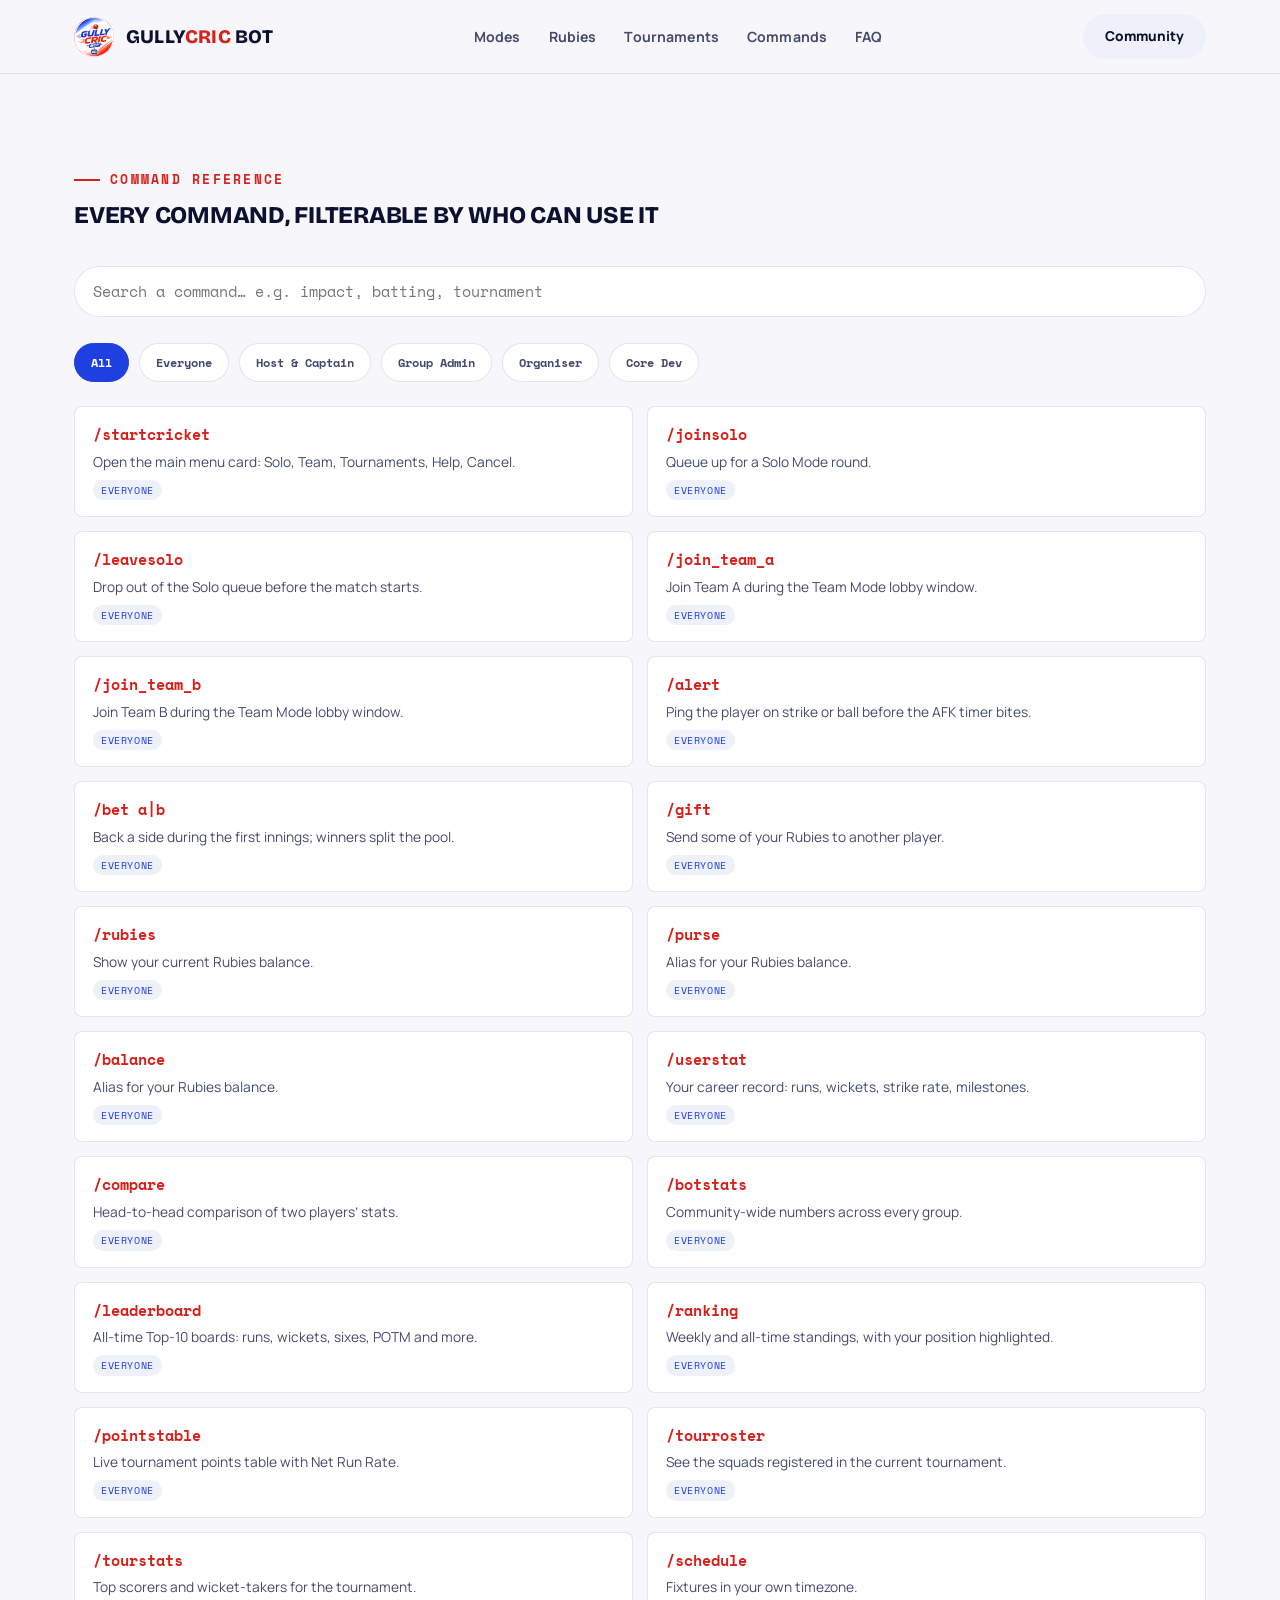
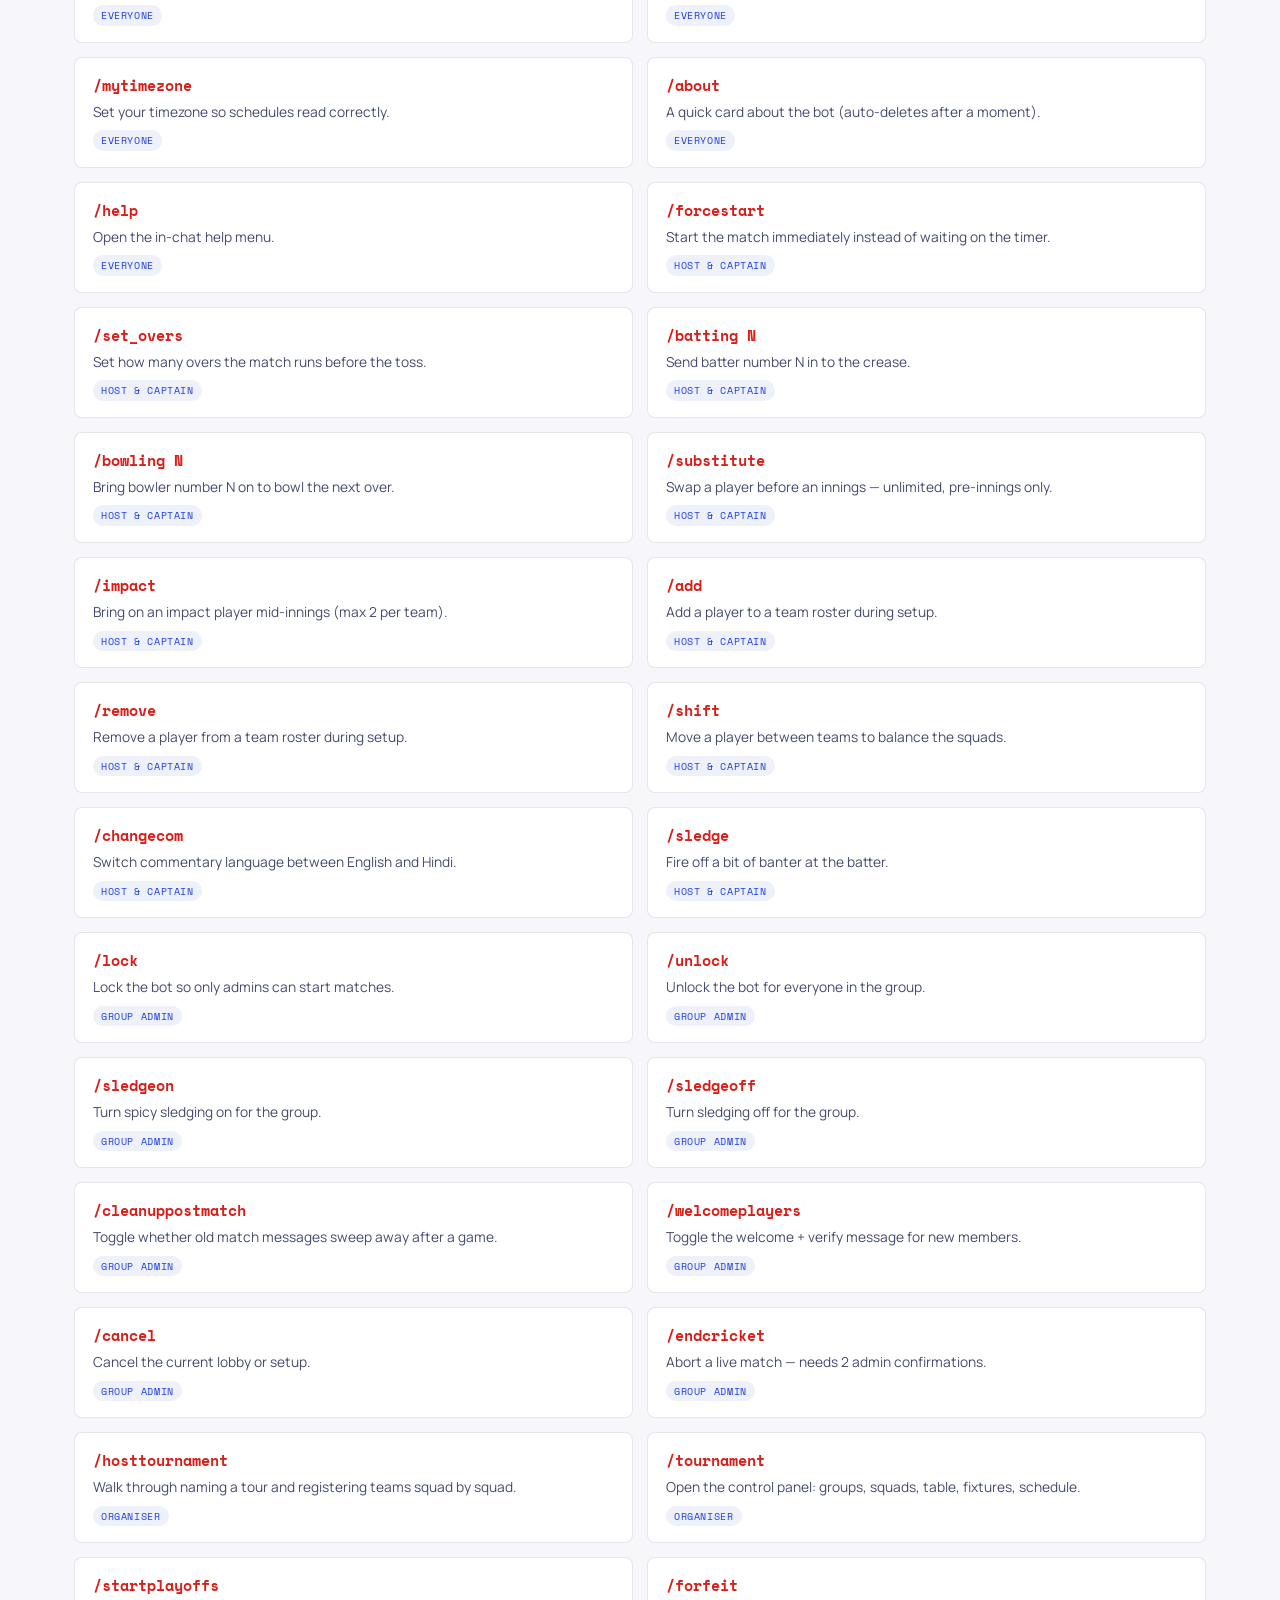
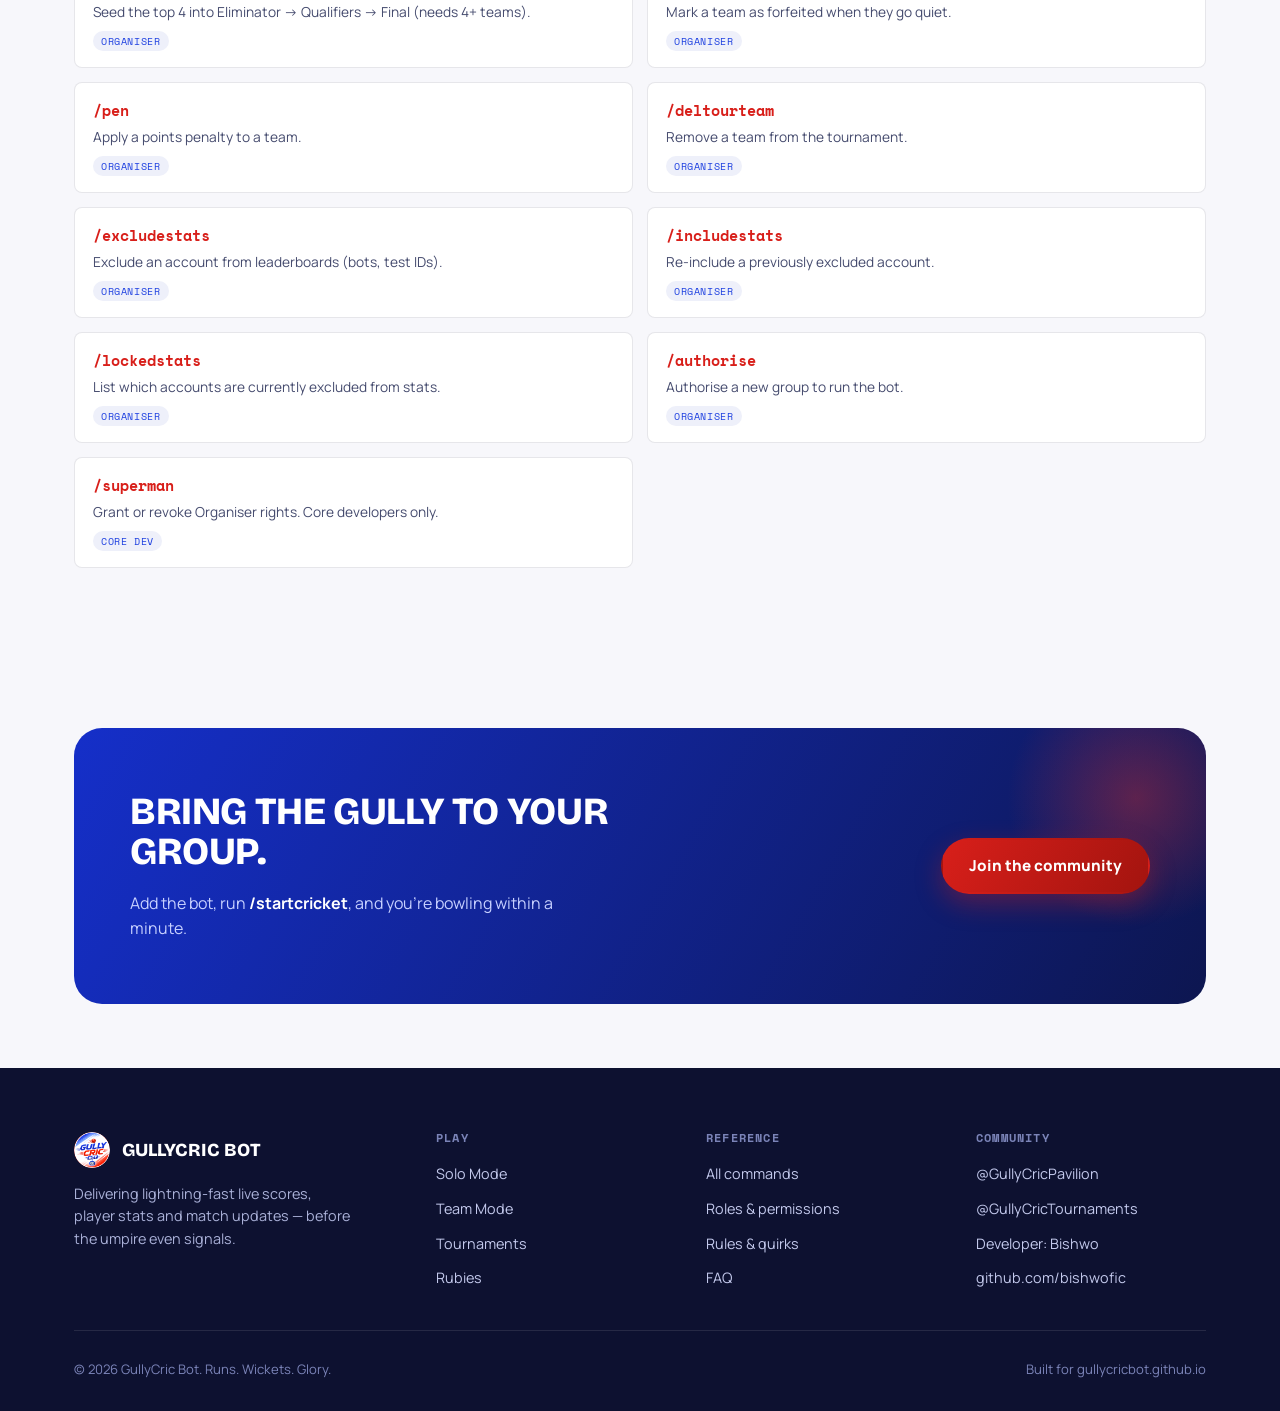
<file: commands.html>
<!DOCTYPE html>
<html lang="en">
<head>
<meta charset="UTF-8">
<meta name="viewport" content="width=device-width, initial-scale=1.0">
<title>GullyCric Bot — Commands</title>
<link rel="icon" type="image/png" href="assets/img/logo.png">
<link rel="preconnect" href="https://fonts.googleapis.com">
<link rel="preconnect" href="https://fonts.gstatic.com" crossorigin>
<link href="https://fonts.googleapis.com/css2?family=Bricolage+Grotesque:opsz,wght@12..96,200..800&family=Manrope:wght@400;500;700;800&family=Space+Mono:wght@400;700&display=swap" rel="stylesheet">
<link rel="stylesheet" href="css/style.css">
</head>
<body>

<nav class="nav">
  <div class="nav-inner">
    <a href="index.html" class="brand">
      <img src="assets/img/logo.png" alt="GullyCric Bot logo">
      <span class="brand-text">GULLY<span class="red">CRIC</span> BOT</span>
    </a>
    <ul class="nav-links" id="navLinks">
      <li><a href="modes.html" target="_blank">Modes</a></li>
      <li><a href="rubies.html" target="_blank">Rubies</a></li>
      <li><a href="tournaments.html" target="_blank">Tournaments</a></li>
      <li><a href="commands.html" target="_blank">Commands</a></li>
      <li><a href="faq.html" target="_blank">FAQ</a></li>
    </ul>
    <div class="nav-cta">
      <a href="https://t.me/GullyCricPavilion" class="btn btn-ghost" style="padding:10px 20px;font-size:0.85rem;">Community</a>
      <button class="nav-toggle" id="navToggle" aria-label="Toggle menu"><span></span></button>
    </div>
  </div>
</nav>

<main id="top">

  <!-- ================= COMMANDS ================= -->
  <section id="commands">
    <div class="container">
      <div class="eyebrow">Command reference</div>
      <h2 style="max-width:640px;">Every command, filterable by who can use it</h2>

      <input type="text" class="cmd-search" id="cmdSearch" placeholder="Search a command… e.g. impact, batting, tournament">
      <div class="cmd-filters" id="cmdFilters">
        <button class="cmd-filter active" data-tag="all">All</button>
        <button class="cmd-filter" data-tag="everyone">Everyone</button>
        <button class="cmd-filter" data-tag="host">Host & Captain</button>
        <button class="cmd-filter" data-tag="admin">Group Admin</button>
        <button class="cmd-filter" data-tag="organiser">Organiser</button>
        <button class="cmd-filter" data-tag="dev">Core Dev</button>
      </div>

      <div class="cmd-grid" id="cmdGrid"></div>
      <div class="cmd-empty" id="cmdEmpty">No commands match that search.</div>
    </div>
  </section>

  <section class="tight">
    <div class="container">
      <div class="cta-band">
        <div>
          <h2>Bring the gully to your group.</h2>
          <p>Add the bot, run <b>/startcricket</b>, and you're bowling within a minute.</p>
        </div>
        <div class="cta-band-actions">
          <a href="https://t.me/GullyCricPavilion" class="btn btn-primary">Join the community</a>
        </div>
      </div>
    </div>
  </section>

</main>

<footer>
  <div class="container">
    <div class="footer-grid">
      <div>
        <div class="footer-brand">
          <img src="assets/img/logo.png" alt="GullyCric Bot logo">
          <span>GULLYCRIC BOT</span>
        </div>
        <p style="max-width:280px; font-size:0.9rem;">Delivering lightning-fast live scores, player stats and match updates — before the umpire even signals.</p>
      </div>
      <div class="footer-col">
        <h4>Play</h4>
        <ul>
          <li><a href="modes.html">Solo Mode</a></li>
          <li><a href="modes.html">Team Mode</a></li>
          <li><a href="tournaments.html">Tournaments</a></li>
          <li><a href="rubies.html">Rubies</a></li>
        </ul>
      </div>
      <div class="footer-col">
        <h4>Reference</h4>
        <ul>
          <li><a href="commands.html">All commands</a></li>
          <li><a href="tournaments.html#roles">Roles & permissions</a></li>
          <li><a href="modes.html#rules">Rules & quirks</a></li>
          <li><a href="faq.html">FAQ</a></li>
        </ul>
      </div>
      <div class="footer-col">
        <h4>Community</h4>
        <ul>
          <li><a href="https://t.me/GullyCricPavilion">@GullyCricPavilion</a></li>
          <li><a href="https://t.me/GullyCricTournaments">@GullyCricTournaments</a></li>
          <li><a href="https://t.me/bishwofic">Developer: Bishwo</a></li>
          <li><a href="https://github.com/bishwofic">github.com/bishwofic</a></li>
        </ul>
      </div>
    </div>
    <div class="footer-bottom">
      <span>© <span id="year"></span> GullyCric Bot. Runs. Wickets. Glory.</span>
      <span>Built for gullycricbot.github.io</span>
    </div>
  </div>
</footer>

<script src="js/script.js"></script>
</body>
</html>
</file>
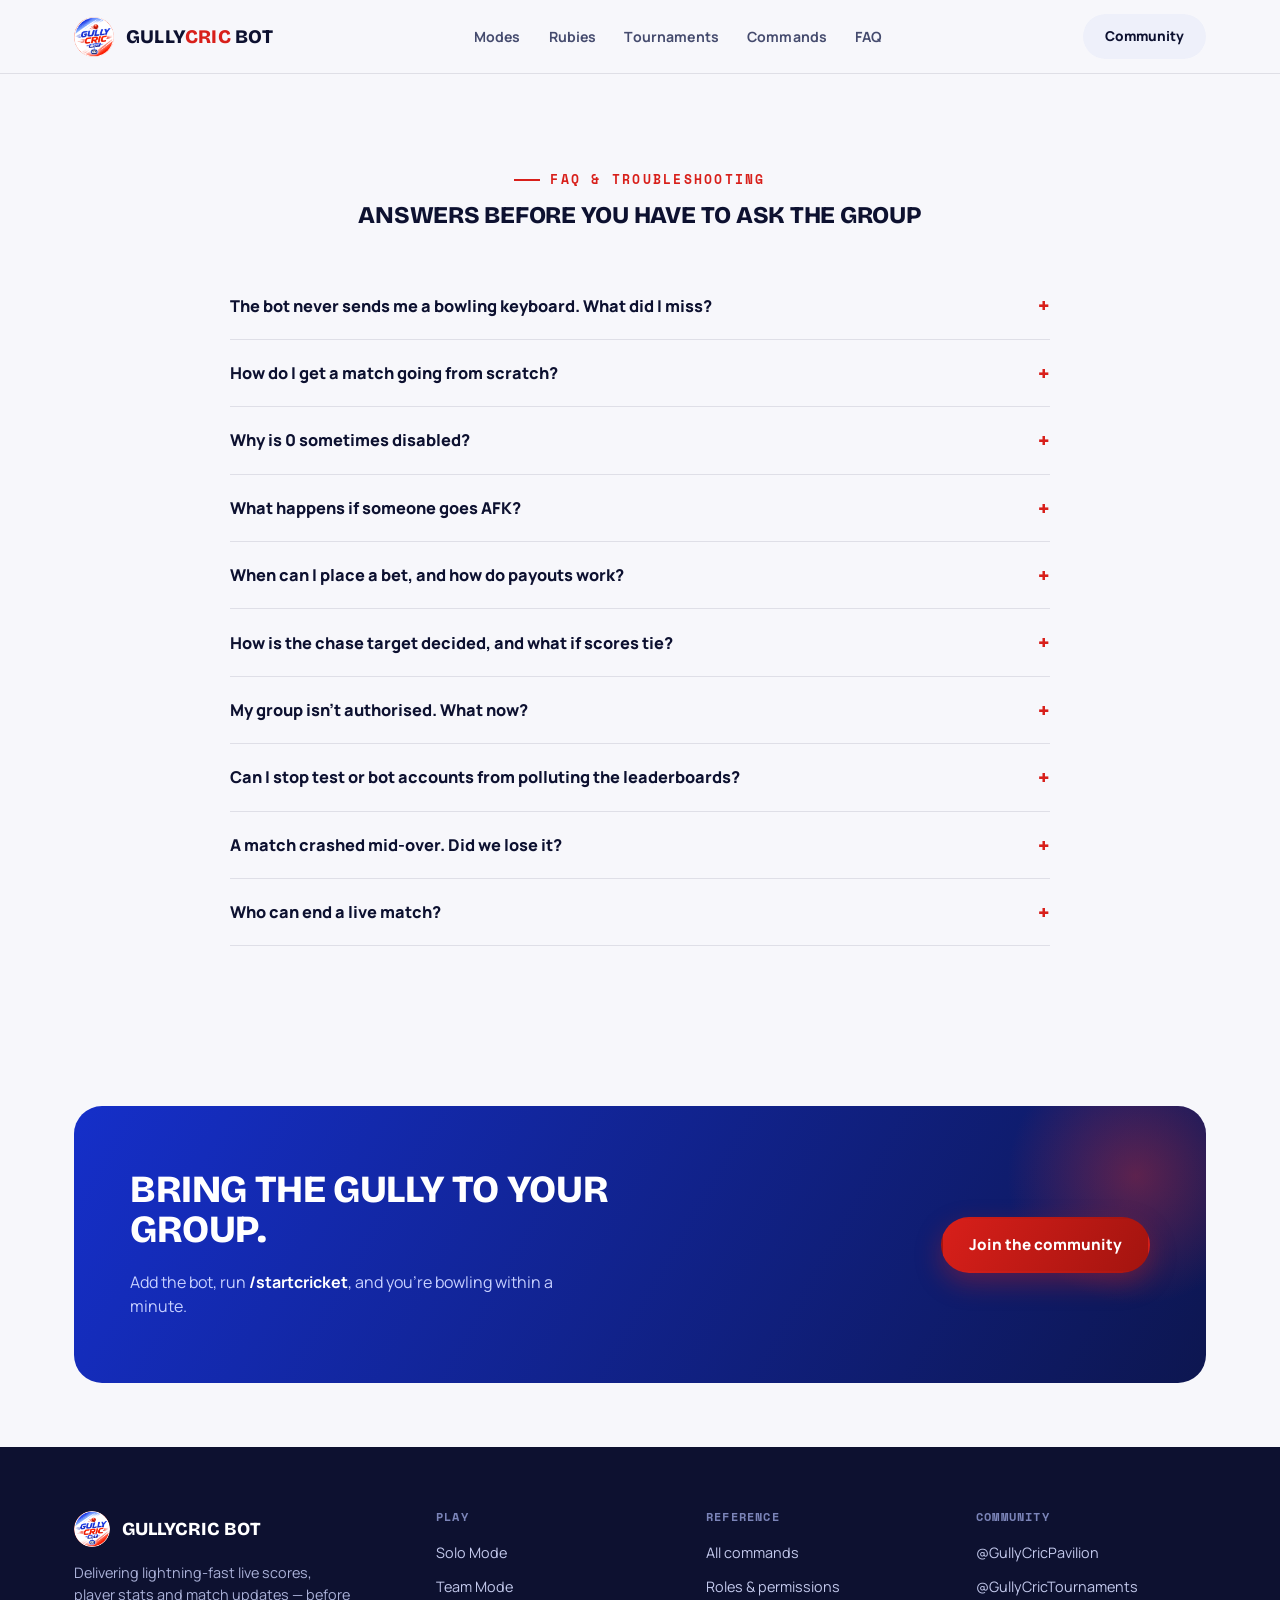
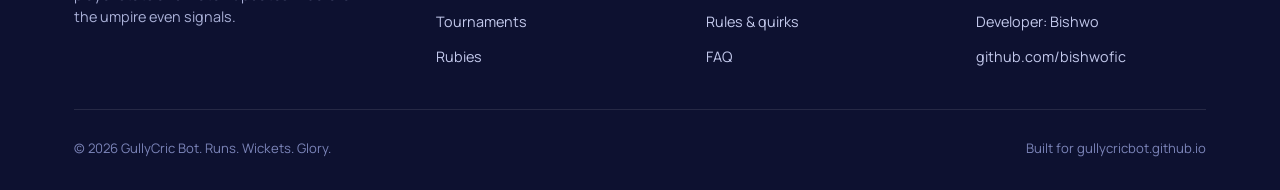
<file: faq.html>
<!DOCTYPE html>
<html lang="en">
<head>
<meta charset="UTF-8">
<meta name="viewport" content="width=device-width, initial-scale=1.0">
<title>GullyCric Bot — FAQ</title>
<link rel="icon" type="image/png" href="assets/img/logo.png">
<link rel="preconnect" href="https://fonts.googleapis.com">
<link rel="preconnect" href="https://fonts.gstatic.com" crossorigin>
<link href="https://fonts.googleapis.com/css2?family=Bricolage+Grotesque:opsz,wght@12..96,200..800&family=Manrope:wght@400;500;700;800&family=Space+Mono:wght@400;700&display=swap" rel="stylesheet">
<link rel="stylesheet" href="css/style.css">
</head>
<body>

<nav class="nav">
  <div class="nav-inner">
    <a href="index.html" class="brand">
      <img src="assets/img/logo.png" alt="GullyCric Bot logo">
      <span class="brand-text">GULLY<span class="red">CRIC</span> BOT</span>
    </a>
    <ul class="nav-links" id="navLinks">
      <li><a href="modes.html" target="_blank">Modes</a></li>
      <li><a href="rubies.html" target="_blank">Rubies</a></li>
      <li><a href="tournaments.html" target="_blank">Tournaments</a></li>
      <li><a href="commands.html" target="_blank">Commands</a></li>
      <li><a href="faq.html" target="_blank">FAQ</a></li>
    </ul>
    <div class="nav-cta">
      <a href="https://t.me/GullyCricPavilion" class="btn btn-ghost" style="padding:10px 20px;font-size:0.85rem;">Community</a>
      <button class="nav-toggle" id="navToggle" aria-label="Toggle menu"><span></span></button>
    </div>
  </div>
</nav>

<main id="top">

  <!-- ================= FAQ ================= -->
  <section id="faq">
    <div class="container">
      <div class="eyebrow center mx-auto" style="justify-content:center;">FAQ & troubleshooting</div>
      <h2 class="center" style="max-width:640px;margin:0 auto 44px;">Answers before you have to ask the group</h2>
      <div class="faq" id="faqList"></div>
    </div>
  </section>

  <section class="tight">
    <div class="container">
      <div class="cta-band">
        <div>
          <h2>Bring the gully to your group.</h2>
          <p>Add the bot, run <b>/startcricket</b>, and you're bowling within a minute.</p>
        </div>
        <div class="cta-band-actions">
          <a href="https://t.me/GullyCricPavilion" class="btn btn-primary">Join the community</a>
        </div>
      </div>
    </div>
  </section>

</main>

<footer>
  <div class="container">
    <div class="footer-grid">
      <div>
        <div class="footer-brand">
          <img src="assets/img/logo.png" alt="GullyCric Bot logo">
          <span>GULLYCRIC BOT</span>
        </div>
        <p style="max-width:280px; font-size:0.9rem;">Delivering lightning-fast live scores, player stats and match updates — before the umpire even signals.</p>
      </div>
      <div class="footer-col">
        <h4>Play</h4>
        <ul>
          <li><a href="modes.html">Solo Mode</a></li>
          <li><a href="modes.html">Team Mode</a></li>
          <li><a href="tournaments.html">Tournaments</a></li>
          <li><a href="rubies.html">Rubies</a></li>
        </ul>
      </div>
      <div class="footer-col">
        <h4>Reference</h4>
        <ul>
          <li><a href="commands.html">All commands</a></li>
          <li><a href="tournaments.html#roles">Roles & permissions</a></li>
          <li><a href="modes.html#rules">Rules & quirks</a></li>
          <li><a href="faq.html">FAQ</a></li>
        </ul>
      </div>
      <div class="footer-col">
        <h4>Community</h4>
        <ul>
          <li><a href="https://t.me/GullyCricPavilion">@GullyCricPavilion</a></li>
          <li><a href="https://t.me/GullyCricTournaments">@GullyCricTournaments</a></li>
          <li><a href="https://t.me/bishwofic">Developer: Bishwo</a></li>
          <li><a href="https://github.com/bishwofic">github.com/bishwofic</a></li>
        </ul>
      </div>
    </div>
    <div class="footer-bottom">
      <span>© <span id="year"></span> GullyCric Bot. Runs. Wickets. Glory.</span>
      <span>Built for gullycricbot.github.io</span>
    </div>
  </div>
</footer>

<script src="js/script.js"></script>
</body>
</html>
</file>
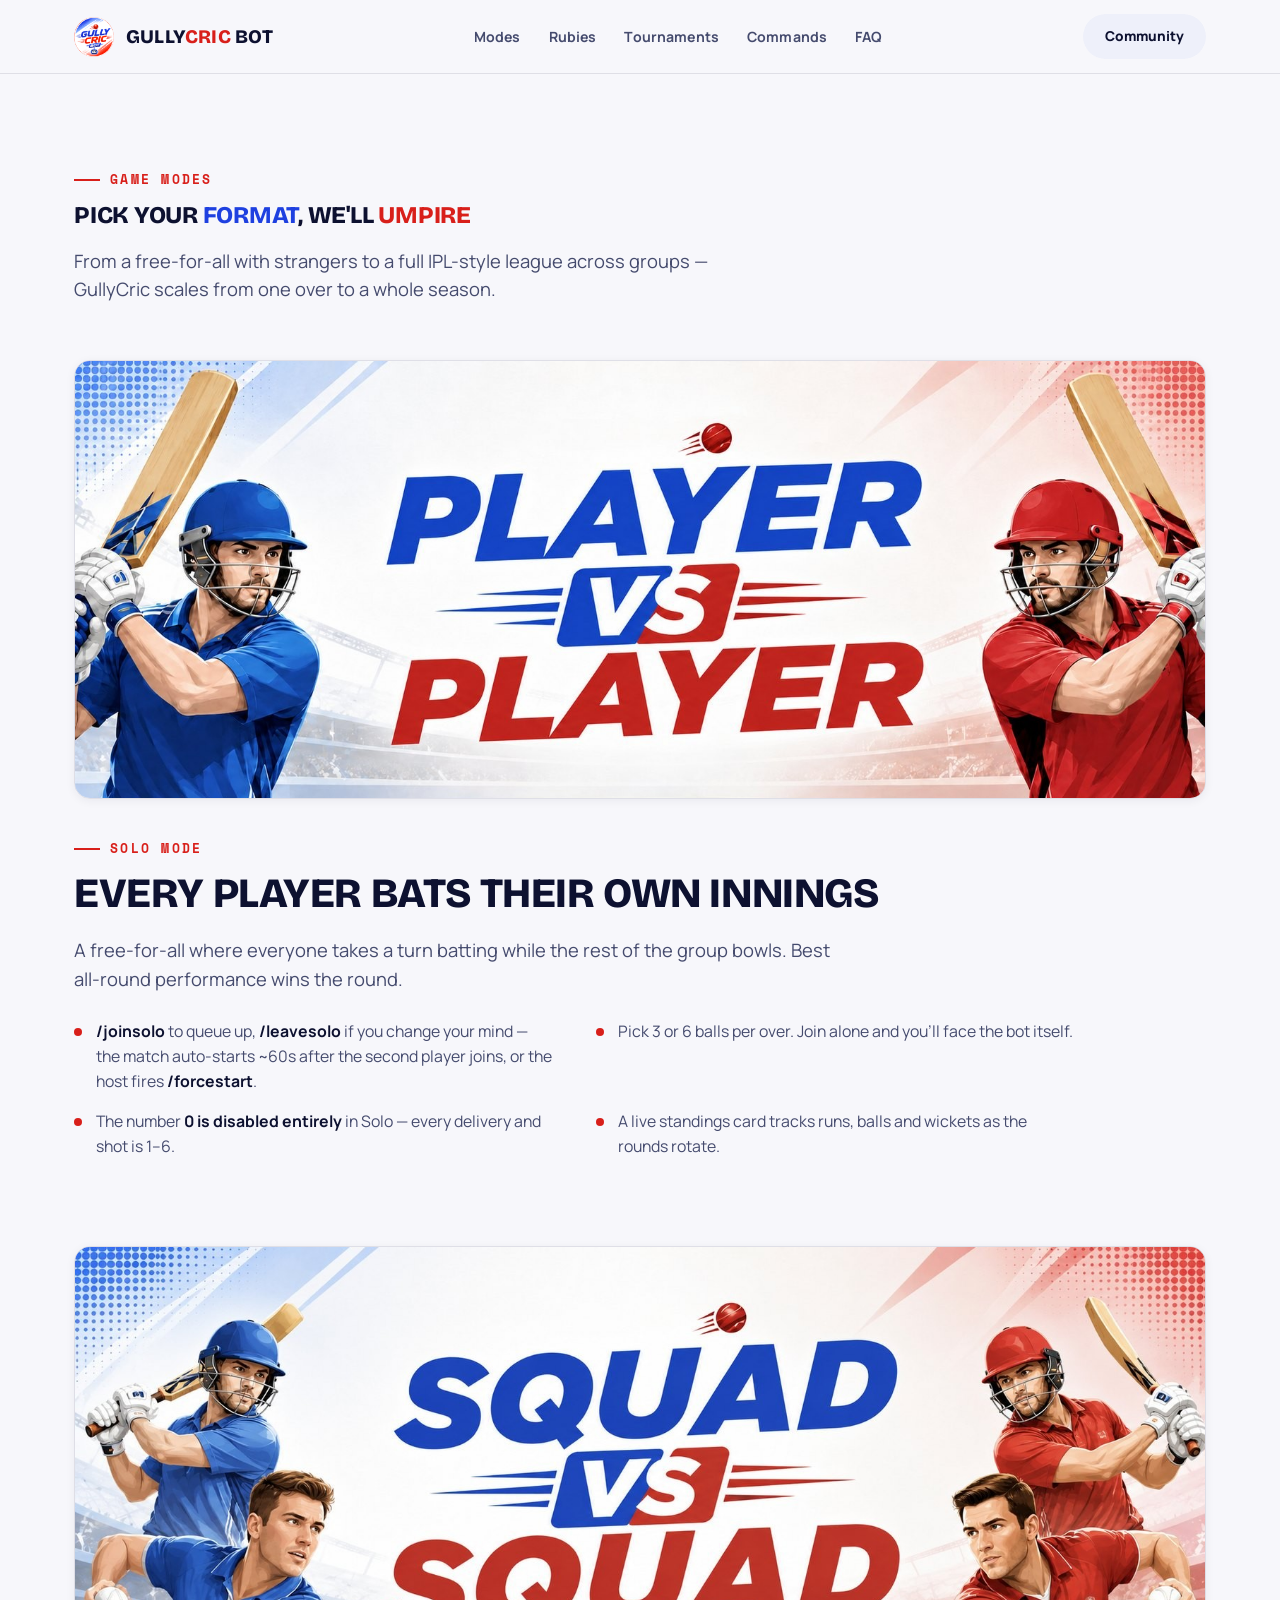
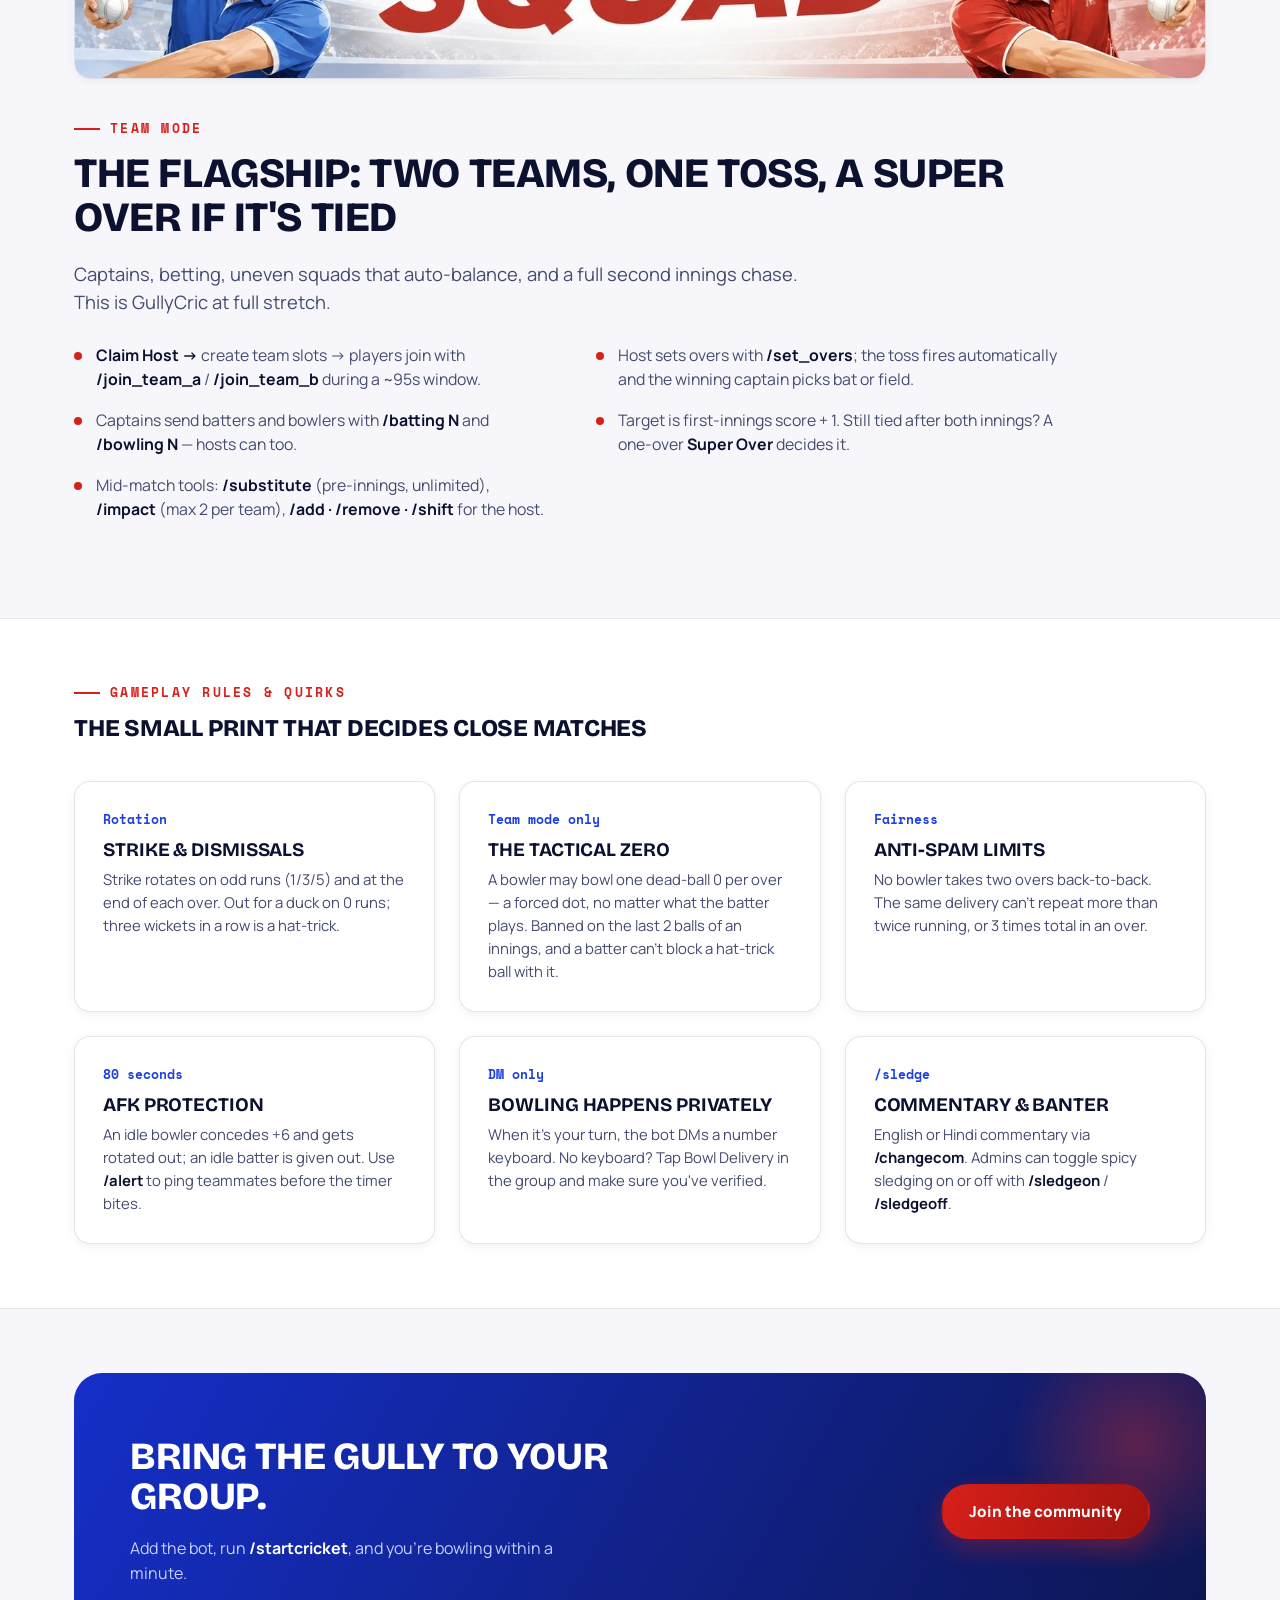
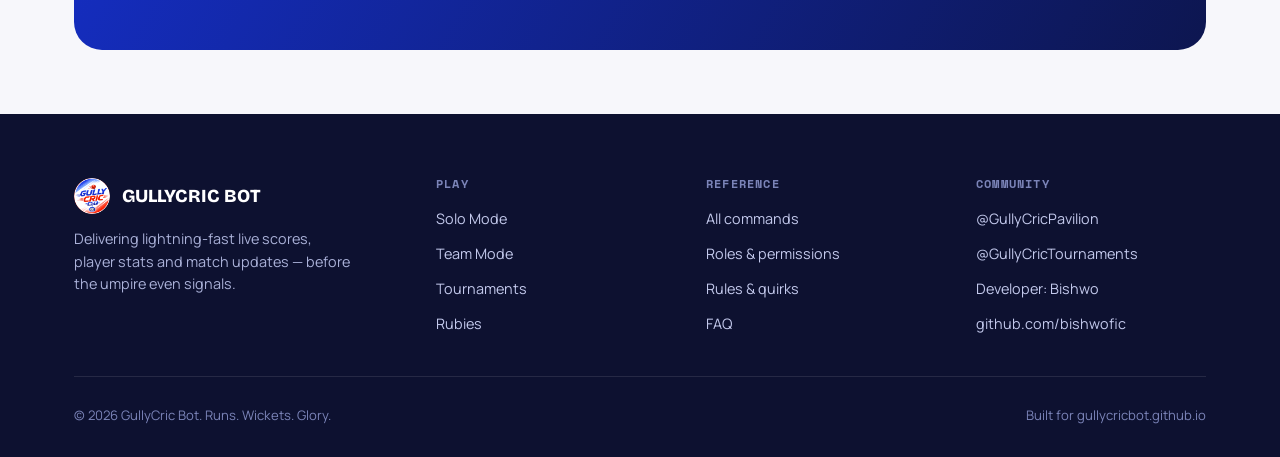
<file: modes.html>
<!DOCTYPE html>
<html lang="en">
<head>
<meta charset="UTF-8">
<meta name="viewport" content="width=device-width, initial-scale=1.0">
<title>GullyCric Bot — Modes & Rules</title>
<link rel="icon" type="image/png" href="assets/img/logo.png">
<link rel="preconnect" href="https://fonts.googleapis.com">
<link rel="preconnect" href="https://fonts.gstatic.com" crossorigin>
<link href="https://fonts.googleapis.com/css2?family=Bricolage+Grotesque:opsz,wght@12..96,200..800&family=Manrope:wght@400;500;700;800&family=Space+Mono:wght@400;700&display=swap" rel="stylesheet">
<link rel="stylesheet" href="css/style.css">
</head>
<body>

<nav class="nav">
  <div class="nav-inner">
    <a href="index.html" class="brand">
      <img src="assets/img/logo.png" alt="GullyCric Bot logo">
      <span class="brand-text">GULLY<span class="red">CRIC</span> BOT</span>
    </a>
    <ul class="nav-links" id="navLinks">
      <li><a href="modes.html" target="_blank">Modes</a></li>
      <li><a href="rubies.html" target="_blank">Rubies</a></li>
      <li><a href="tournaments.html" target="_blank">Tournaments</a></li>
      <li><a href="commands.html" target="_blank">Commands</a></li>
      <li><a href="faq.html" target="_blank">FAQ</a></li>
    </ul>
    <div class="nav-cta">
      <a href="https://t.me/GullyCricPavilion" class="btn btn-ghost" style="padding:10px 20px;font-size:0.85rem;">Community</a>
      <button class="nav-toggle" id="navToggle" aria-label="Toggle menu"><span></span></button>
    </div>
  </div>
</nav>

<main id="top">

  <!-- ================= MODES ================= -->
  <section id="modes">
    <div class="container">
      <div class="eyebrow">Game modes</div>
      <h2 class="split-title">Pick your <span class="blue">format</span>, we'll <span class="red">umpire</span></h2>
      <p class="lede">From a free-for-all with strangers to a full IPL-style league across groups — GullyCric scales from one over to a whole season.</p>
    </div>

    <div class="container feature" style="margin-top:56px;">
      <div class="section-banner"><img src="assets/img/banner-solo.jpg" alt="Solo Mode — Player vs Player"></div>
      <div class="feature-copy">
        <div class="eyebrow">Solo Mode</div>
        <h2>Every player bats their own innings</h2>
        <p class="lede">A free-for-all where everyone takes a turn batting while the rest of the group bowls. Best all-round performance wins the round.</p>
        <ul class="feature-list cols">
          <li><b>/joinsolo</b> to queue up, <b>/leavesolo</b> if you change your mind — the match auto-starts ~60s after the second player joins, or the host fires <b>/forcestart</b>.</li>
          <li>Pick 3 or 6 balls per over. Join alone and you'll face the bot itself.</li>
          <li>The number <b>0 is disabled entirely</b> in Solo — every delivery and shot is 1–6.</li>
          <li>A live standings card tracks runs, balls and wickets as the rounds rotate.</li>
        </ul>
      </div>
    </div>

    <div class="container feature" style="margin-top:88px;">
      <div class="section-banner"><img src="assets/img/banner-team.jpg" alt="Team Mode — Squad vs Squad"></div>
      <div class="feature-copy">
        <div class="eyebrow">Team Mode</div>
        <h2>The flagship: two teams, one toss, a Super Over if it's tied</h2>
        <p class="lede">Captains, betting, uneven squads that auto-balance, and a full second innings chase. This is GullyCric at full stretch.</p>
        <ul class="feature-list cols">
          <li><b>Claim Host →</b> create team slots → players join with <b>/join_team_a</b> / <b>/join_team_b</b> during a ~95s window.</li>
          <li>Host sets overs with <b>/set_overs</b>; the toss fires automatically and the winning captain picks bat or field.</li>
          <li>Captains send batters and bowlers with <b>/batting N</b> and <b>/bowling N</b> — hosts can too.</li>
          <li>Target is first-innings score + 1. Still tied after both innings? A one-over <b>Super Over</b> decides it.</li>
          <li>Mid-match tools: <b>/substitute</b> (pre-innings, unlimited), <b>/impact</b> (max 2 per team), <b>/add · /remove · /shift</b> for the host.</li>
        </ul>
      </div>
    </div>
  </section>

  <!-- ================= QUIRKS ================= -->
  <section class="tight" style="background:var(--white); border-top:1px solid var(--line); border-bottom:1px solid var(--line);" id="rules">
    <div class="container">
      <div class="eyebrow">Gameplay rules & quirks</div>
      <h2 style="max-width:600px;">The small print that decides close matches</h2>
      <div class="grid-3 mt-40">
        <div class="card">
          <span class="num">Rotation</span>
          <h3>Strike & dismissals</h3>
          <p>Strike rotates on odd runs (1/3/5) and at the end of each over. Out for a duck on 0 runs; three wickets in a row is a hat-trick.</p>
        </div>
        <div class="card">
          <span class="num">Team mode only</span>
          <h3>The tactical zero</h3>
          <p>A bowler may bowl one dead-ball 0 per over — a forced dot, no matter what the batter plays. Banned on the last 2 balls of an innings, and a batter can't block a hat-trick ball with it.</p>
        </div>
        <div class="card">
          <span class="num">Fairness</span>
          <h3>Anti-spam limits</h3>
          <p>No bowler takes two overs back-to-back. The same delivery can't repeat more than twice running, or 3 times total in an over.</p>
        </div>
        <div class="card">
          <span class="num">80 seconds</span>
          <h3>AFK protection</h3>
          <p>An idle bowler concedes +6 and gets rotated out; an idle batter is given out. Use <b>/alert</b> to ping teammates before the timer bites.</p>
        </div>
        <div class="card">
          <span class="num">DM only</span>
          <h3>Bowling happens privately</h3>
          <p>When it's your turn, the bot DMs a number keyboard. No keyboard? Tap Bowl Delivery in the group and make sure you've verified.</p>
        </div>
        <div class="card">
          <span class="num">/sledge</span>
          <h3>Commentary & banter</h3>
          <p>English or Hindi commentary via <b>/changecom</b>. Admins can toggle spicy sledging on or off with <b>/sledgeon</b> / <b>/sledgeoff</b>.</p>
        </div>
      </div>
    </div>
  </section>
  
  <section class="tight">
    <div class="container">
      <div class="cta-band">
        <div>
          <h2>Bring the gully to your group.</h2>
          <p>Add the bot, run <b>/startcricket</b>, and you're bowling within a minute.</p>
        </div>
        <div class="cta-band-actions">
          <a href="https://t.me/GullyCricPavilion" class="btn btn-primary">Join the community</a>
        </div>
      </div>
    </div>
  </section>

</main>

<footer>
  <div class="container">
    <div class="footer-grid">
      <div>
        <div class="footer-brand">
          <img src="assets/img/logo.png" alt="GullyCric Bot logo">
          <span>GULLYCRIC BOT</span>
        </div>
        <p style="max-width:280px; font-size:0.9rem;">Delivering lightning-fast live scores, player stats and match updates — before the umpire even signals.</p>
      </div>
      <div class="footer-col">
        <h4>Play</h4>
        <ul>
          <li><a href="modes.html">Solo Mode</a></li>
          <li><a href="modes.html">Team Mode</a></li>
          <li><a href="tournaments.html">Tournaments</a></li>
          <li><a href="rubies.html">Rubies</a></li>
        </ul>
      </div>
      <div class="footer-col">
        <h4>Reference</h4>
        <ul>
          <li><a href="commands.html">All commands</a></li>
          <li><a href="tournaments.html#roles">Roles & permissions</a></li>
          <li><a href="modes.html#rules">Rules & quirks</a></li>
          <li><a href="faq.html">FAQ</a></li>
        </ul>
      </div>
      <div class="footer-col">
        <h4>Community</h4>
        <ul>
          <li><a href="https://t.me/GullyCricPavilion">@GullyCricPavilion</a></li>
          <li><a href="https://t.me/GullyCricTournaments">@GullyCricTournaments</a></li>
          <li><a href="https://t.me/bishwofic">Developer: Bishwo</a></li>
          <li><a href="https://github.com/bishwofic">github.com/bishwofic</a></li>
        </ul>
      </div>
    </div>
    <div class="footer-bottom">
      <span>© <span id="year"></span> GullyCric Bot. Runs. Wickets. Glory.</span>
      <span>Built for gullycricbot.github.io</span>
    </div>
  </div>
</footer>

<script src="js/script.js"></script>
</body>
</html>
</file>
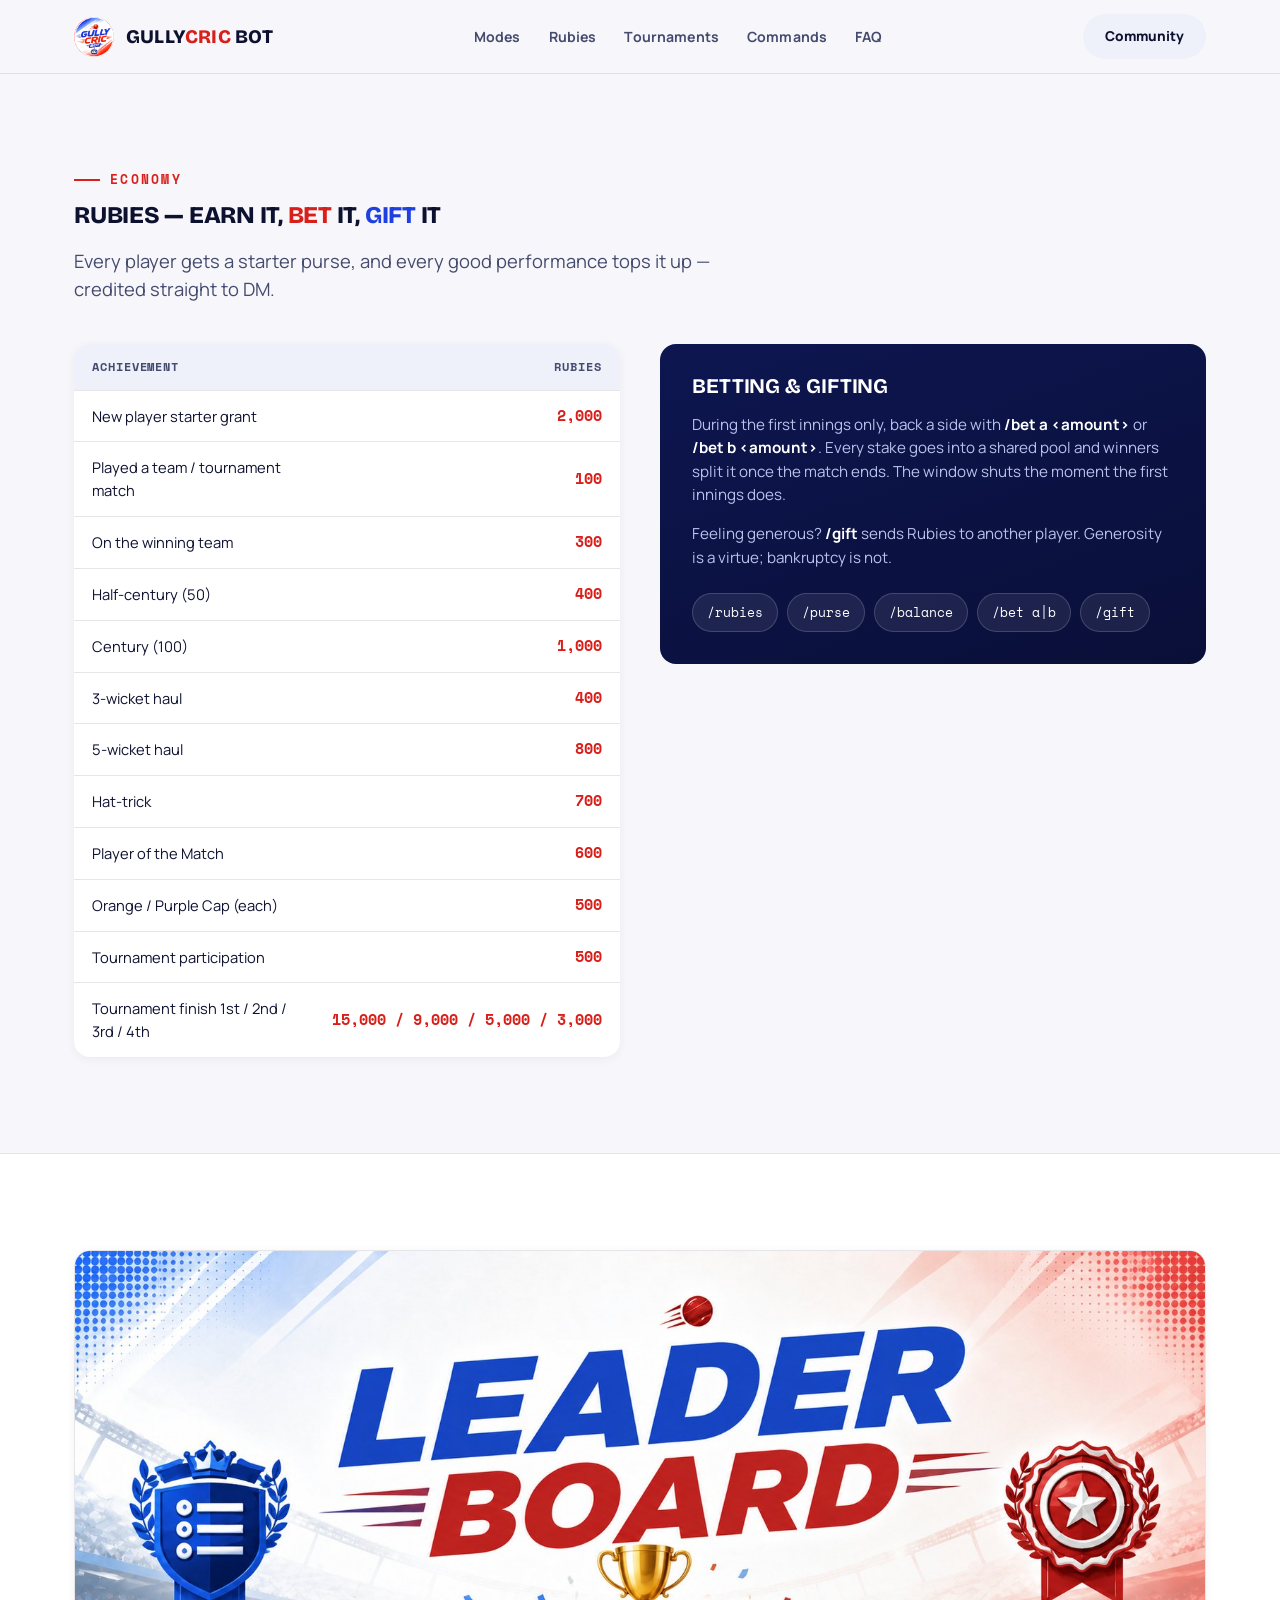
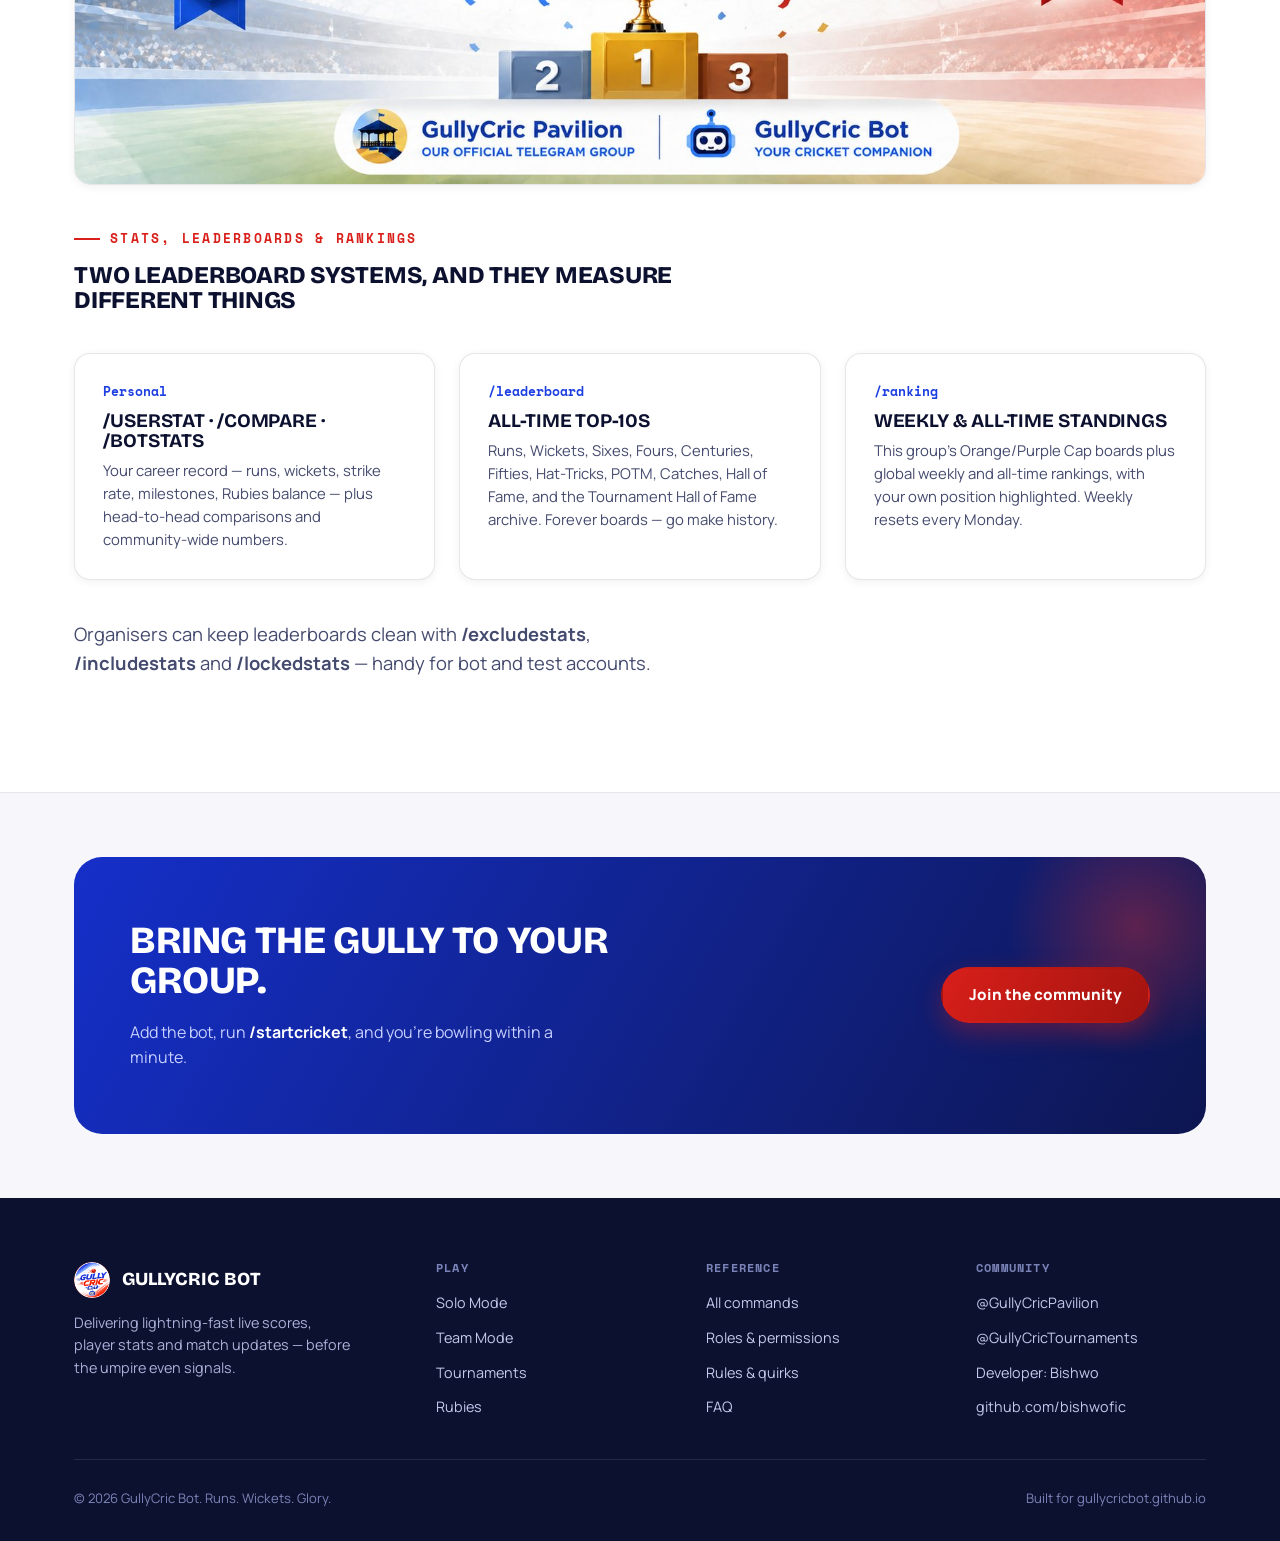
<file: rubies.html>
<!DOCTYPE html>
<html lang="en">
<head>
<meta charset="UTF-8">
<meta name="viewport" content="width=device-width, initial-scale=1.0">
<title>GullyCric Bot — Rubies & Stats</title>
<link rel="icon" type="image/png" href="assets/img/logo.png">
<link rel="preconnect" href="https://fonts.googleapis.com">
<link rel="preconnect" href="https://fonts.gstatic.com" crossorigin>
<link href="https://fonts.googleapis.com/css2?family=Bricolage+Grotesque:opsz,wght@12..96,200..800&family=Manrope:wght@400;500;700;800&family=Space+Mono:wght@400;700&display=swap" rel="stylesheet">
<link rel="stylesheet" href="css/style.css">
</head>
<body>

<nav class="nav">
  <div class="nav-inner">
    <a href="index.html" class="brand">
      <img src="assets/img/logo.png" alt="GullyCric Bot logo">
      <span class="brand-text">GULLY<span class="red">CRIC</span> BOT</span>
    </a>
    <ul class="nav-links" id="navLinks">
      <li><a href="modes.html" target="_blank">Modes</a></li>
      <li><a href="rubies.html" target="_blank">Rubies</a></li>
      <li><a href="tournaments.html" target="_blank">Tournaments</a></li>
      <li><a href="commands.html" target="_blank">Commands</a></li>
      <li><a href="faq.html" target="_blank">FAQ</a></li>
    </ul>
    <div class="nav-cta">
      <a href="https://t.me/GullyCricPavilion" class="btn btn-ghost" style="padding:10px 20px;font-size:0.85rem;">Community</a>
      <button class="nav-toggle" id="navToggle" aria-label="Toggle menu"><span></span></button>
    </div>
  </div>
</nav>

<main id="top">

  <!-- ================= RUBIES ================= -->
  <section id="rubies">
    <div class="container">
      <div class="eyebrow">Economy</div>
      <h2 class="split-title">Rubies — earn it, <span class="red">bet</span> it, <span class="blue">gift</span> it</h2>
      <p class="lede">Every player gets a starter purse, and every good performance tops it up — credited straight to DM.</p>

      <div class="rubies-wrap mt-40">
        <table class="ruby-table">
          <thead><tr><th>Achievement</th><th style="text-align:right;">Rubies</th></tr></thead>
          <tbody>
            <tr><td>New player starter grant</td><td class="amt">2,000</td></tr>
            <tr><td>Played a team / tournament match</td><td class="amt">100</td></tr>
            <tr><td>On the winning team</td><td class="amt">300</td></tr>
            <tr><td>Half-century (50)</td><td class="amt">400</td></tr>
            <tr><td>Century (100)</td><td class="amt">1,000</td></tr>
            <tr><td>3-wicket haul</td><td class="amt">400</td></tr>
            <tr><td>5-wicket haul</td><td class="amt">800</td></tr>
            <tr><td>Hat-trick</td><td class="amt">700</td></tr>
            <tr><td>Player of the Match</td><td class="amt">600</td></tr>
            <tr><td>Orange / Purple Cap (each)</td><td class="amt">500</td></tr>
            <tr><td>Tournament participation</td><td class="amt">500</td></tr>
            <tr><td>Tournament finish 1st / 2nd / 3rd / 4th</td><td class="amt">15,000 / 9,000 / 5,000 / 3,000</td></tr>
          </tbody>
        </table>

        <div class="ruby-side">
          <h3>Betting & gifting</h3>
          <p>During the first innings only, back a side with <b>/bet a &lt;amount&gt;</b> or <b>/bet b &lt;amount&gt;</b>. Every stake goes into a shared pool and winners split it once the match ends. The window shuts the moment the first innings does.</p>
          <p>Feeling generous? <b>/gift</b> sends Rubies to another player. Generosity is a virtue; bankruptcy is not.</p>
          <div style="margin-top:18px;">
            <span class="ruby-chip">/rubies</span>
            <span class="ruby-chip">/purse</span>
            <span class="ruby-chip">/balance</span>
            <span class="ruby-chip">/bet a|b</span>
            <span class="ruby-chip">/gift</span>
          </div>
        </div>
      </div>
    </div>
  </section>

  <!-- ================= STATS / LEADERBOARD ================= -->
  <section style="background:var(--white); border-top:1px solid var(--line); border-bottom:1px solid var(--line);" id="stats">
    <div class="container">
      <div class="section-banner"><img src="assets/img/banner-leaderboard.jpg" alt="Leaderboard"></div>
      <div class="eyebrow">Stats, leaderboards & rankings</div>
      <h2 style="max-width:640px;">Two leaderboard systems, and they measure different things</h2>
      <div class="grid-3 mt-40">
        <div class="card">
          <span class="num">Personal</span>
          <h3>/userstat · /compare · /botstats</h3>
          <p>Your career record — runs, wickets, strike rate, milestones, Rubies balance — plus head-to-head comparisons and community-wide numbers.</p>
        </div>
        <div class="card">
          <span class="num">/leaderboard</span>
          <h3>All-time Top-10s</h3>
          <p>Runs, Wickets, Sixes, Fours, Centuries, Fifties, Hat-Tricks, POTM, Catches, Hall of Fame, and the Tournament Hall of Fame archive. Forever boards — go make history.</p>
        </div>
        <div class="card">
          <span class="num">/ranking</span>
          <h3>Weekly & all-time standings</h3>
          <p>This group's Orange/Purple Cap boards plus global weekly and all-time rankings, with your own position highlighted. Weekly resets every Monday.</p>
        </div>
      </div>
      <p class="lede mt-40">Organisers can keep leaderboards clean with <b>/excludestats</b>, <b>/includestats</b> and <b>/lockedstats</b> — handy for bot and test accounts.</p>
    </div>
  </section>

  <section class="tight">
    <div class="container">
      <div class="cta-band">
        <div>
          <h2>Bring the gully to your group.</h2>
          <p>Add the bot, run <b>/startcricket</b>, and you're bowling within a minute.</p>
        </div>
        <div class="cta-band-actions">
          <a href="https://t.me/GullyCricPavilion" class="btn btn-primary">Join the community</a>
        </div>
      </div>
    </div>
  </section>

</main>

<footer>
  <div class="container">
    <div class="footer-grid">
      <div>
        <div class="footer-brand">
          <img src="assets/img/logo.png" alt="GullyCric Bot logo">
          <span>GULLYCRIC BOT</span>
        </div>
        <p style="max-width:280px; font-size:0.9rem;">Delivering lightning-fast live scores, player stats and match updates — before the umpire even signals.</p>
      </div>
      <div class="footer-col">
        <h4>Play</h4>
        <ul>
          <li><a href="modes.html">Solo Mode</a></li>
          <li><a href="modes.html">Team Mode</a></li>
          <li><a href="tournaments.html">Tournaments</a></li>
          <li><a href="rubies.html">Rubies</a></li>
        </ul>
      </div>
      <div class="footer-col">
        <h4>Reference</h4>
        <ul>
          <li><a href="commands.html">All commands</a></li>
          <li><a href="tournaments.html#roles">Roles & permissions</a></li>
          <li><a href="modes.html#rules">Rules & quirks</a></li>
          <li><a href="faq.html">FAQ</a></li>
        </ul>
      </div>
      <div class="footer-col">
        <h4>Community</h4>
        <ul>
          <li><a href="https://t.me/GullyCricPavilion">@GullyCricPavilion</a></li>
          <li><a href="https://t.me/GullyCricTournaments">@GullyCricTournaments</a></li>
          <li><a href="https://t.me/bishwofic">Developer: Bishwo</a></li>
          <li><a href="https://github.com/bishwofic">github.com/bishwofic</a></li>
        </ul>
      </div>
    </div>
    <div class="footer-bottom">
      <span>© <span id="year"></span> GullyCric Bot. Runs. Wickets. Glory.</span>
      <span>Built for gullycricbot.github.io</span>
    </div>
  </div>
</footer>

<script src="js/script.js"></script>
</body>
</html>
</file>
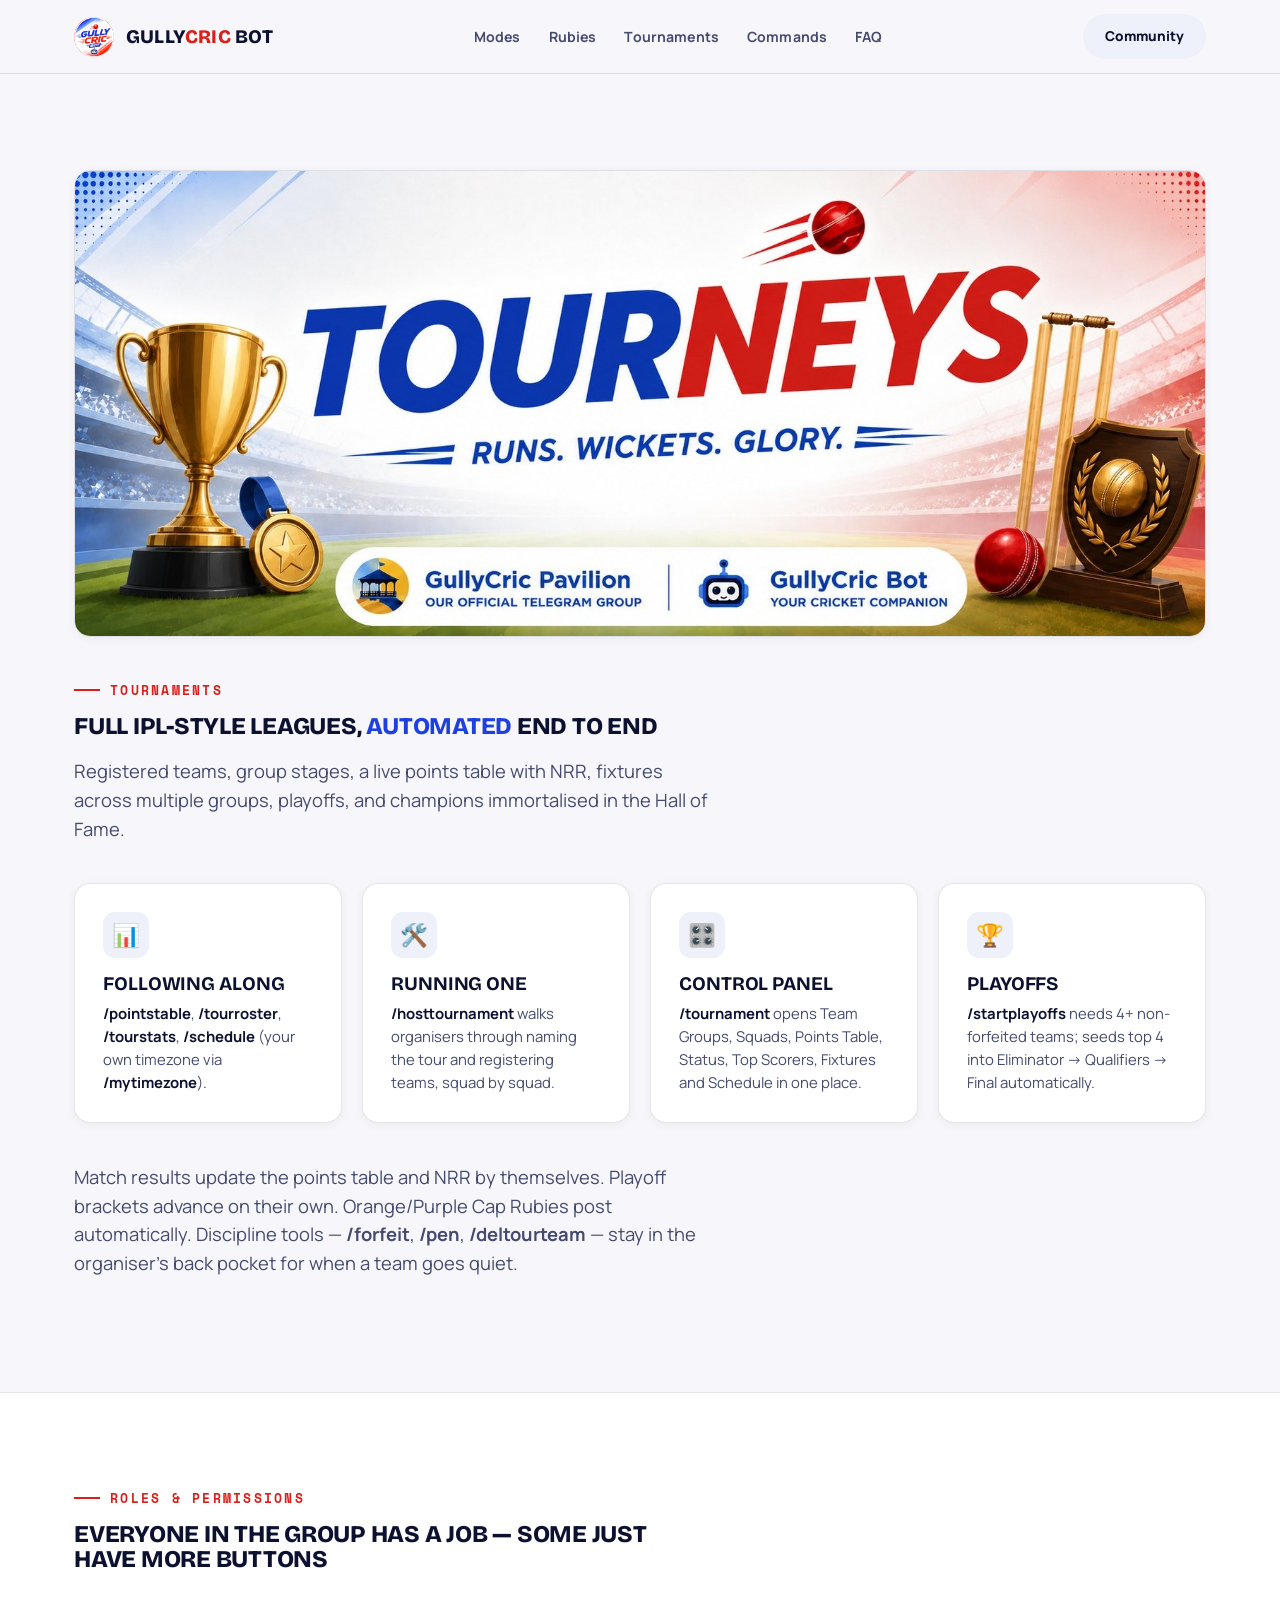
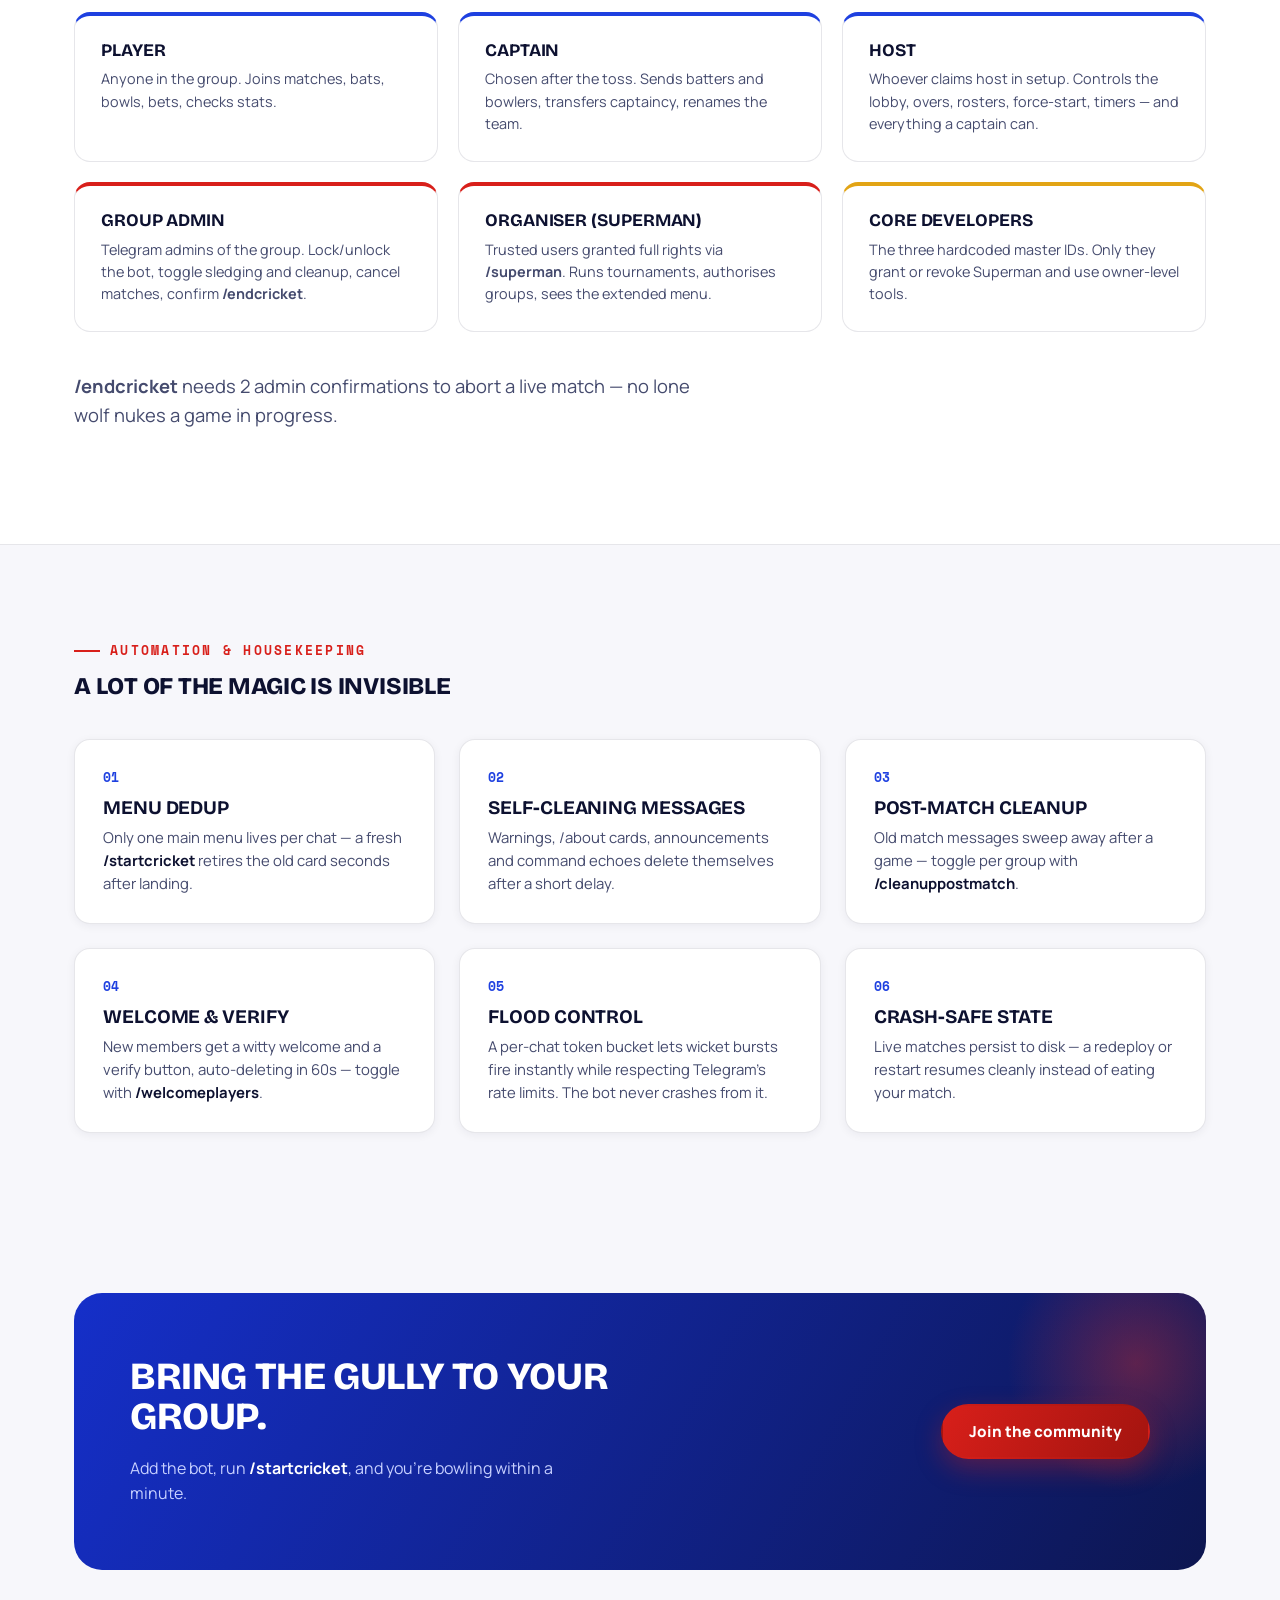
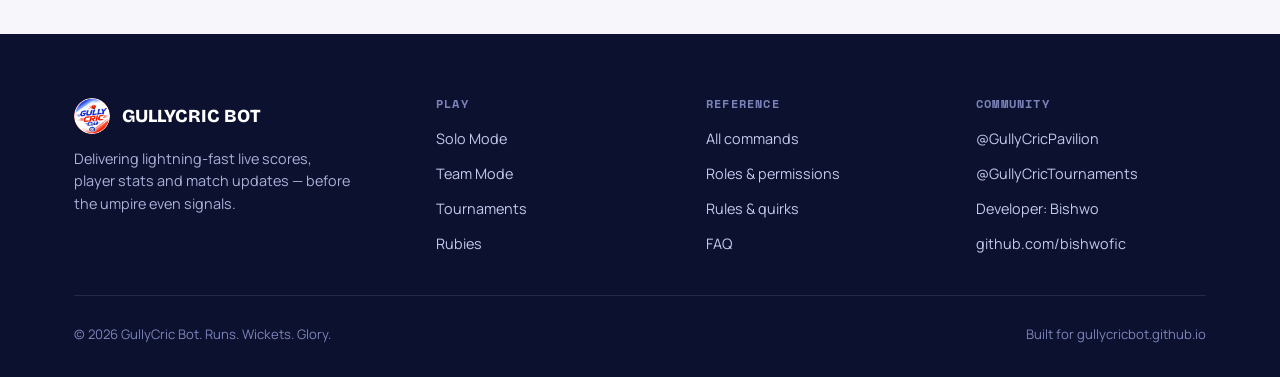
<file: tournaments.html>
<!DOCTYPE html>
<html lang="en">
<head>
<meta charset="UTF-8">
<meta name="viewport" content="width=device-width, initial-scale=1.0">
<title>GullyCric Bot — Tournaments & Settings</title>
<link rel="icon" type="image/png" href="assets/img/logo.png">
<link rel="preconnect" href="https://fonts.googleapis.com">
<link rel="preconnect" href="https://fonts.gstatic.com" crossorigin>
<link href="https://fonts.googleapis.com/css2?family=Bricolage+Grotesque:opsz,wght@12..96,200..800&family=Manrope:wght@400;500;700;800&family=Space+Mono:wght@400;700&display=swap" rel="stylesheet">
<link rel="stylesheet" href="css/style.css">
</head>
<body>

<nav class="nav">
  <div class="nav-inner">
    <a href="index.html" class="brand">
      <img src="assets/img/logo.png" alt="GullyCric Bot logo">
      <span class="brand-text">GULLY<span class="red">CRIC</span> BOT</span>
    </a>
    <ul class="nav-links" id="navLinks">
      <li><a href="modes.html" target="_blank">Modes</a></li>
      <li><a href="rubies.html" target="_blank">Rubies</a></li>
      <li><a href="tournaments.html" target="_blank">Tournaments</a></li>
      <li><a href="commands.html" target="_blank">Commands</a></li>
      <li><a href="faq.html" target="_blank">FAQ</a></li>
    </ul>
    <div class="nav-cta">
      <a href="https://t.me/GullyCricPavilion" class="btn btn-ghost" style="padding:10px 20px;font-size:0.85rem;">Community</a>
      <button class="nav-toggle" id="navToggle" aria-label="Toggle menu"><span></span></button>
    </div>
  </div>
</nav>

<main id="top">

  <!-- ================= TOURNAMENTS ================= -->
  <section id="tournaments">
    <div class="container">
      <div class="section-banner"><img src="assets/img/banner-tournaments.jpg" alt="Tournaments — Runs, Wickets, Glory"></div>
      <div class="eyebrow">Tournaments</div>
      <h2 class="split-title">Full IPL-style leagues, <span class="blue">automated</span> end to end</h2>
      <p class="lede">Registered teams, group stages, a live points table with NRR, fixtures across multiple groups, playoffs, and champions immortalised in the Hall of Fame.</p>

      <div class="grid-4 mt-40">
        <div class="card">
          <div class="card-icon">📊</div>
          <h3>Following along</h3>
          <p><b>/pointstable</b>, <b>/tourroster</b>, <b>/tourstats</b>, <b>/schedule</b> (your own timezone via <b>/mytimezone</b>).</p>
        </div>
        <div class="card">
          <div class="card-icon">🛠️</div>
          <h3>Running one</h3>
          <p><b>/hosttournament</b> walks organisers through naming the tour and registering teams, squad by squad.</p>
        </div>
        <div class="card">
          <div class="card-icon">🎛️</div>
          <h3>Control panel</h3>
          <p><b>/tournament</b> opens Team Groups, Squads, Points Table, Status, Top Scorers, Fixtures and Schedule in one place.</p>
        </div>
        <div class="card">
          <div class="card-icon">🏆</div>
          <h3>Playoffs</h3>
          <p><b>/startplayoffs</b> needs 4+ non-forfeited teams; seeds top 4 into Eliminator → Qualifiers → Final automatically.</p>
        </div>
      </div>

      <p class="lede mt-40">Match results update the points table and NRR by themselves. Playoff brackets advance on their own. Orange/Purple Cap Rubies post automatically. Discipline tools — <b>/forfeit</b>, <b>/pen</b>, <b>/deltourteam</b> — stay in the organiser's back pocket for when a team goes quiet.</p>
    </div>
  </section>

  <!-- ================= ROLES ================= -->
  <section style="background:var(--white); border-top:1px solid var(--line); border-bottom:1px solid var(--line);" id="roles">
    <div class="container">
      <div class="eyebrow">Roles & permissions</div>
      <h2 style="max-width:600px;">Everyone in the group has a job — some just have more buttons</h2>
      <div class="roles-grid mt-40">
        <div class="role-card">
          <h3>Player</h3>
          <p>Anyone in the group. Joins matches, bats, bowls, bets, checks stats.</p>
        </div>
        <div class="role-card">
          <h3>Captain</h3>
          <p>Chosen after the toss. Sends batters and bowlers, transfers captaincy, renames the team.</p>
        </div>
        <div class="role-card">
          <h3>Host</h3>
          <p>Whoever claims host in setup. Controls the lobby, overs, rosters, force-start, timers — and everything a captain can.</p>
        </div>
        <div class="role-card tier-2">
          <h3>Group Admin</h3>
          <p>Telegram admins of the group. Lock/unlock the bot, toggle sledging and cleanup, cancel matches, confirm <b>/endcricket</b>.</p>
        </div>
        <div class="role-card tier-2">
          <h3>Organiser (Superman)</h3>
          <p>Trusted users granted full rights via <b>/superman</b>. Runs tournaments, authorises groups, sees the extended menu.</p>
        </div>
        <div class="role-card tier-3">
          <h3>Core Developers</h3>
          <p>The three hardcoded master IDs. Only they grant or revoke Superman and use owner-level tools.</p>
        </div>
      </div>
      <p class="lede mt-40"><b>/endcricket</b> needs 2 admin confirmations to abort a live match — no lone wolf nukes a game in progress.</p>
    </div>
  </section>

  <!-- ================= AUTOMATION ================= -->
  <section id="automation">
    <div class="container">
      <div class="eyebrow">Automation & housekeeping</div>
      <h2 style="max-width:640px;">A lot of the magic is invisible</h2>
      <div class="grid-3 mt-40">
        <div class="card"><span class="num">01</span><h3>Menu dedup</h3><p>Only one main menu lives per chat — a fresh <b>/startcricket</b> retires the old card seconds after landing.</p></div>
        <div class="card"><span class="num">02</span><h3>Self-cleaning messages</h3><p>Warnings, /about cards, announcements and command echoes delete themselves after a short delay.</p></div>
        <div class="card"><span class="num">03</span><h3>Post-match cleanup</h3><p>Old match messages sweep away after a game — toggle per group with <b>/cleanuppostmatch</b>.</p></div>
        <div class="card"><span class="num">04</span><h3>Welcome & verify</h3><p>New members get a witty welcome and a verify button, auto-deleting in 60s — toggle with <b>/welcomeplayers</b>.</p></div>
        <div class="card"><span class="num">05</span><h3>Flood control</h3><p>A per-chat token bucket lets wicket bursts fire instantly while respecting Telegram's rate limits. The bot never crashes from it.</p></div>
        <div class="card"><span class="num">06</span><h3>Crash-safe state</h3><p>Live matches persist to disk — a redeploy or restart resumes cleanly instead of eating your match.</p></div>
      </div>
    </div>
  </section>

  <section class="tight">
    <div class="container">
      <div class="cta-band">
        <div>
          <h2>Bring the gully to your group.</h2>
          <p>Add the bot, run <b>/startcricket</b>, and you're bowling within a minute.</p>
        </div>
        <div class="cta-band-actions">
          <a href="https://t.me/GullyCricPavilion" class="btn btn-primary">Join the community</a>
        </div>
      </div>
    </div>
  </section>

</main>

<footer>
  <div class="container">
    <div class="footer-grid">
      <div>
        <div class="footer-brand">
          <img src="assets/img/logo.png" alt="GullyCric Bot logo">
          <span>GULLYCRIC BOT</span>
        </div>
        <p style="max-width:280px; font-size:0.9rem;">Delivering lightning-fast live scores, player stats and match updates — before the umpire even signals.</p>
      </div>
      <div class="footer-col">
        <h4>Play</h4>
        <ul>
          <li><a href="modes.html">Solo Mode</a></li>
          <li><a href="modes.html">Team Mode</a></li>
          <li><a href="tournaments.html">Tournaments</a></li>
          <li><a href="rubies.html">Rubies</a></li>
        </ul>
      </div>
      <div class="footer-col">
        <h4>Reference</h4>
        <ul>
          <li><a href="commands.html">All commands</a></li>
          <li><a href="tournaments.html#roles">Roles & permissions</a></li>
          <li><a href="modes.html#rules">Rules & quirks</a></li>
          <li><a href="faq.html">FAQ</a></li>
        </ul>
      </div>
      <div class="footer-col">
        <h4>Community</h4>
        <ul>
          <li><a href="https://t.me/GullyCricPavilion">@GullyCricPavilion</a></li>
          <li><a href="https://t.me/GullyCricTournaments">@GullyCricTournaments</a></li>
          <li><a href="https://t.me/bishwofic">Developer: Bishwo</a></li>
          <li><a href="https://github.com/bishwofic">github.com/bishwofic</a></li>
        </ul>
      </div>
    </div>
    <div class="footer-bottom">
      <span>© <span id="year"></span> GullyCric Bot. Runs. Wickets. Glory.</span>
      <span>Built for gullycricbot.github.io</span>
    </div>
  </div>
</footer>

<script src="js/script.js"></script>
</body>
</html>
</file>
<file: css/style.css>
/* ==========================================================================
   GullyCric Bot — stylesheet
   Palette: deep royal blue + cricket red, off-white paper, ink navy, gold
   Display: Bricolage Grotesque (bold, non-condensed) · Body: Manrope · Data: Space Mono
   Note: 'Geomini' is kept first in the display stack so a local @font-face
   named "Geomini" (if you add one) wins automatically; otherwise Bricolage
   Grotesque renders — a bold, characterful, NON-condensed display face.
   ========================================================================== */

:root{
  --blue-900:#0d1650;
  --blue-700:#152fc9;
  --blue-600:#1e40e0;
  --blue-500:#3a5bff;
  --red-700:#a3140f;
  --red-600:#d81f1a;
  --red-500:#ef3229;
  --gold-500:#e2a415;
  --green-500:#1caa6b;
  --ink:#0d1130;
  --ink-soft:#454b6e;
  --paper:#f7f7fb;
  --paper-dim:#eef0fa;
  --white:#ffffff;
  --line:rgba(13,17,48,0.10);

  --display: 'Geomini', 'Bricolage Grotesque', sans-serif;
  --body: 'Manrope', sans-serif;
  --mono: 'Space Mono', monospace;

  --radius-s:8px;
  --radius-m:16px;
  --radius-l:28px;
  --shadow-1: 0 2px 10px rgba(13,17,48,0.06);
  --shadow-2: 0 18px 50px rgba(13,17,48,0.14);
  --container: 1180px;
}

*,*::before,*::after{ box-sizing:border-box; }
html{ scroll-behavior:smooth; }
@media (prefers-reduced-motion: reduce){
  html{ scroll-behavior:auto; }
  *{ animation-duration:0.001ms !important; animation-iteration-count:1 !important; transition-duration:0.001ms !important; }
}

body{
  margin:0;
  font-family:var(--body);
  background:var(--paper);
  color:var(--ink);
  line-height:1.55;
  -webkit-font-smoothing:antialiased;
  text-rendering:optimizeLegibility;
}

img{ max-width:100%; display:block; }
a{ color:inherit; }

/* keyboard accessibility — visible focus everywhere */
:focus-visible{
  outline:3px solid var(--blue-500);
  outline-offset:3px;
  border-radius:6px;
}

.container{
  max-width:var(--container);
  margin:0 auto;
  padding:0 24px;
}

h1,h2,h3,h4{
  font-family:var(--display);
  font-weight:800;
  letter-spacing:-0.01em;
  line-height:1.04;
  margin:0 0 .5em;
  text-transform:uppercase;
}
h3,h4{ font-weight:700; letter-spacing:-0.005em; }

.eyebrow{
  font-family:var(--mono);
  font-size:12.5px;
  letter-spacing:0.18em;
  text-transform:uppercase;
  color:var(--red-600);
  display:flex;
  align-items:center;
  gap:10px;
  margin-bottom:14px;
  font-weight:700;
}
.eyebrow::before{
  content:"";
  width:26px; height:2px;
  background:var(--red-600);
  display:inline-block;
  flex:0 0 auto;
}
.eyebrow.center{ justify-content:center; }

.lede{
  font-size:1.15rem;
  color:var(--ink-soft);
  max-width:640px;
}

section{ position:relative; padding:96px 0; }
section.tight{ padding:64px 0; }

.split-title{ display:block; }
.split-title .blue{ color:var(--blue-600); }
.split-title .red{ color:var(--red-600); }

/* ---------- buttons ---------- */
.btn{
  display:inline-flex;
  align-items:center;
  gap:10px;
  font-family:var(--body);
  font-weight:800;
  font-size:0.95rem;
  padding:14px 26px;
  border-radius:100px;
  text-decoration:none;
  border:2px solid transparent;
  cursor:pointer;
  transition:transform .18s ease, box-shadow .18s ease, background .18s ease, color .18s ease;
}
.btn:hover{ transform:translateY(-2px); }
.btn:active{ transform:translateY(0); }
.btn-primary{
  background:linear-gradient(120deg, var(--red-600), var(--red-700));
  color:var(--white);
  box-shadow:0 10px 26px rgba(216,31,26,0.35);
}
.btn-primary:hover{ box-shadow:0 14px 30px rgba(216,31,26,0.45); }
.btn-outline{
  background:transparent;
  border-color:var(--blue-700);
  color:var(--blue-700);
}
.btn-outline:hover{ background:var(--blue-700); color:var(--white); }
.btn-ghost{
  background:var(--paper-dim);
  color:var(--ink);
}
.btn-ghost:hover{ background:var(--blue-700); color:var(--white); }

/* ---------- nav ---------- */
.nav{
  position:sticky; top:0; z-index:100;
  background:rgba(247,247,251,0.85);
  backdrop-filter:blur(10px);
  -webkit-backdrop-filter:blur(10px);
  border-bottom:1px solid var(--line);
  transition:box-shadow .2s ease, background .2s ease;
}
.nav.scrolled{ box-shadow:0 6px 24px rgba(13,17,48,0.08); background:rgba(247,247,251,0.95); }
.nav-inner{
  display:flex; align-items:center; justify-content:space-between;
  padding:14px 24px;
  max-width:var(--container);
  margin:0 auto;
}
.brand{ display:flex; align-items:center; gap:12px; text-decoration:none; }
.brand img{ width:40px; height:40px; border-radius:50%; }
.brand-text{ font-family:var(--display); font-weight:800; font-size:1.2rem; letter-spacing:0.01em; color:var(--ink); }
.brand-text .red{ color:var(--red-600); }

.nav-links{
  display:flex; align-items:center; gap:28px;
  list-style:none; margin:0; padding:0;
}
.nav-links a{
  position:relative;
  text-decoration:none;
  font-weight:700; font-size:0.88rem;
  color:var(--ink-soft);
  letter-spacing:0.01em;
  transition:color .15s ease;
}
.nav-links a::after{
  content:""; position:absolute; left:0; right:0; bottom:-6px; height:2px;
  background:var(--red-600); transform:scaleX(0); transform-origin:left;
  transition:transform .2s ease;
}
.nav-links a:hover{ color:var(--red-600); }
.nav-links a:hover::after{ transform:scaleX(1); }

.nav-cta{ display:flex; align-items:center; gap:14px; }
.nav-toggle{
  display:none;
  background:none; border:none; cursor:pointer;
  width:40px; height:40px; align-items:center; justify-content:center;
}
.nav-toggle span{
  display:block; width:22px; height:2px; background:var(--ink);
  position:relative; transition:background .2s ease;
}
.nav-toggle span::before,.nav-toggle span::after{
  content:""; position:absolute; width:22px; height:2px; background:var(--ink); left:0;
  transition:transform .2s ease, top .2s ease;
}
.nav-toggle span::before{ top:-7px; }
.nav-toggle span::after{ top:7px; }
.nav-toggle.active span{ background:transparent; }
.nav-toggle.active span::before{ top:0; transform:rotate(45deg); }
.nav-toggle.active span::after{ top:0; transform:rotate(-45deg); }

/* ---------- hero ---------- */
.hero{
  padding:56px 0 40px;
  overflow:hidden;
  background:
    radial-gradient(60% 60% at 85% 0%, rgba(58,91,255,0.10), transparent 70%),
    radial-gradient(50% 50% at 5% 20%, rgba(239,50,41,0.06), transparent 70%);
}
.hero-inner{
  display:grid;
  grid-template-columns: 1.02fr 0.98fr;
  gap:52px;
  align-items:center;
}
.hero-copy .eyebrow{ margin-bottom:18px; }
.hero h1{
  font-size:clamp(2.6rem, 6vw, 4.6rem);
  color:var(--ink);
  letter-spacing:-0.02em;
}
.hero-sub{
  color:var(--ink-soft);
  font-size:1.15rem;
  max-width:520px;
  margin:18px 0 30px;
}
.hero-actions{ display:flex; gap:16px; flex-wrap:wrap; margin-bottom:30px; }
.hero-meta{
  display:flex; gap:28px 34px; flex-wrap:wrap;
  font-family:var(--mono); font-size:0.82rem; color:var(--ink-soft);
}
.hero-meta b{ color:var(--ink); display:block; font-family:var(--display); font-weight:800; font-size:1.7rem; line-height:1; margin-bottom:4px; }

/* banners display at true, uncropped size */
.hero-art{
  border-radius:var(--radius-l);
  overflow:hidden;
  box-shadow:var(--shadow-2);
  border:1px solid var(--line);
}
.hero-art img{ width:100%; height:auto; }

/* ---------- duel widget (signature element) ---------- */
.duel{
  margin-top:26px;
  background:linear-gradient(160deg, #0d1650 0%, #0a0f38 60%, #1a0d2e 100%);
  border-radius:var(--radius-l);
  padding:30px 28px 26px;
  color:var(--white);
  box-shadow:var(--shadow-2);
  position:relative;
}
.duel::before{
  content:"";
  position:absolute; inset:0;
  border-radius:var(--radius-l);
  padding:1px;
  background:linear-gradient(120deg, rgba(58,91,255,.5), rgba(239,50,41,.5));
  -webkit-mask:linear-gradient(#fff 0 0) content-box, linear-gradient(#fff 0 0);
  -webkit-mask-composite:xor; mask-composite:exclude;
  pointer-events:none;
}
.duel-head{
  display:flex; justify-content:space-between; align-items:baseline; gap:16px; margin-bottom:18px;
}
.duel-head h3{ font-size:1.15rem; margin:0; color:var(--white); }
.duel-status{
  font-family:var(--mono); font-size:0.75rem; letter-spacing:0.08em;
  color:#8fa0ff; text-transform:uppercase; text-align:right;
}
.duel-board{
  display:flex; align-items:center; justify-content:center; gap:18px;
  margin:18px 0 22px;
}
.duel-figure{ text-align:center; }
.duel-label{ font-family:var(--mono); font-size:0.7rem; letter-spacing:0.14em; color:#9aa4d6; text-transform:uppercase; margin-bottom:10px; }
.duel-num{
  width:78px; height:92px;
  border-radius:12px;
  background:rgba(255,255,255,0.06);
  border:1px solid rgba(255,255,255,0.14);
  display:flex; align-items:center; justify-content:center;
  font-family:var(--mono); font-size:2.4rem; font-weight:700;
  color:var(--white);
  transition:background .2s ease, border-color .2s ease, transform .2s ease;
}
.duel-num.reveal-hit{ border-color:var(--red-500); background:rgba(239,50,41,0.18); }
.duel-num.reveal-safe{ border-color:var(--green-500); background:rgba(28,170,107,0.16); }
.duel-vs{
  font-family:var(--display); font-weight:800; font-size:1.4rem; color:var(--red-500);
}
.duel-result{
  min-height:28px;
  text-align:center;
  font-family:var(--mono); font-size:0.95rem; letter-spacing:0.04em;
  margin-bottom:18px;
  color:#c7cdf1;
}
.duel-result.out{ color:var(--red-500); font-weight:700; }
.duel-result.runs{ color:var(--green-500); font-weight:700; }

.duel-picker{
  display:flex; justify-content:center; gap:10px; flex-wrap:wrap;
}
.duel-pick{
  width:44px; height:44px; border-radius:50%;
  border:1px solid rgba(255,255,255,0.2);
  background:rgba(255,255,255,0.06);
  color:var(--white);
  font-family:var(--mono); font-weight:700; font-size:1rem;
  cursor:pointer;
  transition:all .15s ease;
}
.duel-pick:hover{ background:var(--red-600); border-color:var(--red-600); transform:translateY(-2px); }
.duel-pick:disabled{ opacity:0.35; cursor:not-allowed; transform:none; }
.duel-replay{
  margin:2px auto 0; display:block;
  background:var(--white); color:var(--ink);
  border:none; border-radius:100px; cursor:pointer;
  font-family:var(--body); font-weight:800; font-size:0.9rem;
  padding:11px 22px; transition:transform .15s ease, box-shadow .15s ease;
}
.duel-replay:hover{ transform:translateY(-2px); box-shadow:0 8px 20px rgba(0,0,0,0.25); }
.duel-foot{
  text-align:center; margin-top:16px;
  font-size:0.82rem; color:#8792c4;
}
.duel-score{
  display:flex; justify-content:center; gap:24px; margin-top:14px;
  font-family:var(--mono); font-size:0.82rem; color:#9aa4d6;
}
.duel-score b{ color:var(--white); font-size:1rem; }

/* ---------- section banner images (full width, uncropped) ---------- */
.section-banner{
  border-radius:var(--radius-m);
  overflow:hidden;
  margin-bottom:44px;
  box-shadow:var(--shadow-1);
  border:1px solid var(--line);
}
.section-banner img{ width:100%; height:auto; }

/* ---------- how it works strip ---------- */
.how{
  background:var(--white);
  border-top:1px solid var(--line);
  border-bottom:1px solid var(--line);
}
.how-grid{
  display:grid; grid-template-columns:repeat(3,1fr); gap:0;
}
.how-step{
  padding:40px 32px;
  border-right:1px solid var(--line);
  position:relative;
}
.how-step:last-child{ border-right:none; }
.how-tag{
  font-family:var(--mono); font-size:0.75rem; color:var(--red-600); letter-spacing:0.1em; font-weight:700;
}
.how-step h3{ font-size:1.35rem; margin:10px 0 8px; }
.how-step p{ color:var(--ink-soft); margin:0; font-size:0.96rem; }
.how-step code{
  font-family:var(--mono); font-size:0.88em; background:var(--paper-dim);
  padding:2px 7px; border-radius:6px; color:var(--blue-700);
}

/* ---------- feature sections (banner on top, copy full-width) ---------- */
.feature .section-banner{ margin-bottom:40px; }
.feature-copy{ max-width:1000px; }
.feature-copy h2{ font-size:clamp(1.9rem,3.4vw,2.6rem); }
.feature-copy .lede{ max-width:760px; }
.feature-list{ list-style:none; padding:0; margin:26px 0 0; display:grid; gap:16px 44px; }
.feature-list.cols{ grid-template-columns:repeat(2, minmax(0,1fr)); }
.feature-list li{
  position:relative;
  padding-left:22px;
  font-size:0.99rem;
  color:var(--ink-soft);
  line-height:1.55;
}
.feature-list li::before{
  content:"";
  position:absolute; left:0; top:9px;
  width:8px; height:8px; border-radius:50%;
  background:var(--red-600);
}
.feature-list b{ color:var(--ink); }

/* ---------- card grids ---------- */
.grid-3{ display:grid; grid-template-columns:repeat(3,1fr); gap:24px; }
.grid-4{ display:grid; grid-template-columns:repeat(4,1fr); gap:20px; }

.card{
  background:var(--white);
  border:1px solid var(--line);
  border-radius:var(--radius-m);
  padding:28px;
  box-shadow:var(--shadow-1);
  transition:transform .18s ease, box-shadow .18s ease, border-color .18s ease;
}
.card:hover{ transform:translateY(-4px); box-shadow:var(--shadow-2); border-color:rgba(30,64,224,0.25); }
.card .num{
  font-family:var(--mono); font-size:0.8rem; color:var(--blue-600); font-weight:700; margin-bottom:10px; display:block;
}
.card h3{ font-size:1.2rem; margin-bottom:8px; }
.card p{ color:var(--ink-soft); font-size:0.93rem; margin:0; }
.card b{ color:var(--ink); }

.card-icon{
  width:46px; height:46px; border-radius:12px;
  display:flex; align-items:center; justify-content:center;
  background:var(--paper-dim);
  margin-bottom:16px;
  font-size:1.4rem;
}

/* ---------- rubies table ---------- */
.rubies-wrap{
  display:grid; grid-template-columns: 1fr 1fr; gap:40px; align-items:start;
}
.ruby-table{
  width:100%; border-collapse:collapse;
  background:var(--white); border-radius:var(--radius-m); overflow:hidden;
  box-shadow:var(--shadow-1);
}
.ruby-table th,.ruby-table td{
  padding:14px 18px; text-align:left; font-size:0.92rem;
  border-bottom:1px solid var(--line);
}
.ruby-table th{
  font-family:var(--mono); font-size:0.72rem; letter-spacing:0.08em; text-transform:uppercase;
  color:var(--ink-soft); background:var(--paper-dim);
}
.ruby-table td.amt{
  font-family:var(--mono); font-weight:700; color:var(--red-600); text-align:right; white-space:nowrap;
}
.ruby-table tbody tr{ transition:background .15s ease; }
.ruby-table tbody tr:hover{ background:var(--paper-dim); }
.ruby-table tr:last-child td{ border-bottom:none; }

.ruby-side{
  background:linear-gradient(160deg,#0d1650,#0a0f38);
  color:var(--white);
  border-radius:var(--radius-m);
  padding:32px;
}
.ruby-side h3{ color:var(--white); font-size:1.3rem; }
.ruby-side p{ color:#b9c1ec; font-size:0.95rem; }
.ruby-side b{ color:#fff; }
.ruby-chip{
  display:inline-flex; align-items:center; gap:8px;
  background:rgba(255,255,255,0.08); border:1px solid rgba(255,255,255,0.16);
  padding:8px 14px; border-radius:100px; font-family:var(--mono); font-size:0.82rem;
  margin:6px 6px 0 0;
}

/* ---------- roles ---------- */
.roles-grid{ display:grid; grid-template-columns:repeat(3,1fr); gap:20px; }
.role-card{
  border-radius:var(--radius-m); padding:26px; background:var(--white);
  border:1px solid var(--line); border-top:4px solid var(--blue-600);
  transition:transform .18s ease, box-shadow .18s ease;
}
.role-card:hover{ transform:translateY(-3px); box-shadow:var(--shadow-1); }
.role-card.tier-2{ border-top-color:var(--red-600); }
.role-card.tier-3{ border-top-color:var(--gold-500); }
.role-card h3{ font-size:1.1rem; margin-bottom:8px; }
.role-card p{ color:var(--ink-soft); font-size:0.9rem; margin:0; }

/* ---------- commands ---------- */
.cmd-filters{
  display:flex; gap:10px; flex-wrap:wrap; margin-bottom:24px;
}
.cmd-filter{
  font-family:var(--mono); font-size:0.78rem; font-weight:700;
  padding:9px 16px; border-radius:100px;
  border:1px solid var(--line); background:var(--white); cursor:pointer;
  color:var(--ink-soft);
  transition:all .15s ease;
}
.cmd-filter:hover{ border-color:var(--blue-600); color:var(--blue-600); }
.cmd-filter.active{ background:var(--blue-600); border-color:var(--blue-600); color:var(--white); }

.cmd-search{
  width:100%; padding:14px 18px; border-radius:100px;
  border:1px solid var(--line); font-family:var(--mono); font-size:0.92rem;
  margin:26px 0; background:var(--white);
  outline:none; transition:border-color .15s ease, box-shadow .15s ease;
}
.cmd-search:focus{ border-color:var(--blue-600); box-shadow:0 0 0 4px rgba(30,64,224,0.12); }

.cmd-grid{
  display:grid; grid-template-columns:repeat(2,1fr); gap:14px;
}
.cmd-item{
  background:var(--white); border:1px solid var(--line); border-radius:var(--radius-s);
  padding:16px 18px; display:flex; flex-direction:column; gap:4px;
  transition:transform .15s ease, box-shadow .15s ease, border-color .15s ease;
}
.cmd-item:hover{ transform:translateY(-2px); box-shadow:var(--shadow-1); border-color:rgba(30,64,224,0.22); }
.cmd-item .cmd-name{ font-family:var(--mono); font-weight:700; color:var(--red-600); font-size:0.95rem; }
.cmd-item .cmd-desc{ font-size:0.86rem; color:var(--ink-soft); }
.cmd-item .cmd-tag{
  align-self:flex-start;
  font-family:var(--mono); font-size:0.65rem; letter-spacing:0.06em;
  color:var(--blue-600); background:var(--paper-dim); padding:2px 8px; border-radius:100px; margin-top:4px;
  text-transform:uppercase;
}
.cmd-empty{ text-align:center; color:var(--ink-soft); padding:40px 0; display:none; font-family:var(--mono); }

/* ---------- faq ---------- */
.faq{ max-width:820px; margin:0 auto; }
.faq-item{ border-bottom:1px solid var(--line); }
.faq-q{
  width:100%; text-align:left; background:none; border:none; cursor:pointer;
  padding:22px 0; display:flex; justify-content:space-between; align-items:center; gap:16px;
  font-family:var(--body); font-weight:800; font-size:1.02rem; color:var(--ink);
}
.faq-q:hover{ color:var(--blue-700); }
.faq-q .icon{
  font-family:var(--mono); font-size:1.4rem; line-height:1; color:var(--red-600);
  transition:transform .2s ease; flex:0 0 auto;
}
.faq-item.open .faq-q .icon{ transform:rotate(45deg); }
.faq-a{
  max-height:0; overflow:hidden; transition:max-height .28s ease;
  color:var(--ink-soft); font-size:0.95rem;
}
.faq-a-inner{ padding-bottom:22px; max-width:700px; line-height:1.6; }
.faq-a-inner b{ color:var(--ink); }
.faq-a-inner code{
  font-family:var(--mono); font-size:0.9em; background:var(--paper-dim);
  padding:2px 6px; border-radius:5px; color:var(--blue-700);
}

/* ---------- cta band ---------- */
.cta-band{
  background:linear-gradient(120deg, var(--blue-700), var(--blue-900));
  color:var(--white);
  border-radius:var(--radius-l);
  padding:64px 56px;
  display:flex; justify-content:space-between; align-items:center; gap:40px;
  position:relative; overflow:hidden;
}
.cta-band::after{
  content:"";
  position:absolute; right:-60px; top:-60px; width:260px; height:260px;
  background:radial-gradient(circle, rgba(239,50,41,0.35), transparent 70%);
  pointer-events:none;
}
.cta-band h2{ color:var(--white); font-size:clamp(1.8rem,3vw,2.4rem); max-width:520px; }
.cta-band p{ color:#c7d0ff; max-width:440px; margin:0; }
.cta-band p b{ color:#fff; }
.cta-band-actions{ display:flex; gap:14px; flex-wrap:wrap; position:relative; z-index:1; }

/* ---------- footer ---------- */
footer{
  background:var(--ink);
  color:#aab1d8;
  padding:64px 0 32px;
}
.footer-grid{
  display:grid; grid-template-columns:1.4fr 1fr 1fr 1fr; gap:40px;
  padding-bottom:40px; border-bottom:1px solid rgba(255,255,255,0.1);
}
.footer-brand{ display:flex; align-items:center; gap:12px; margin-bottom:14px; }
.footer-brand img{ width:36px; height:36px; border-radius:50%; }
.footer-brand span{ font-family:var(--display); font-weight:800; color:var(--white); font-size:1.15rem; }
.footer-col h4{
  font-family:var(--mono); font-size:0.75rem; letter-spacing:0.1em; text-transform:uppercase;
  color:#7b84b8; margin-bottom:16px; font-weight:700;
}
.footer-col ul{ list-style:none; margin:0; padding:0; display:grid; gap:10px; }
.footer-col a{ text-decoration:none; color:#c3c9ec; font-size:0.9rem; transition:color .15s ease; }
.footer-col a:hover{ color:var(--white); }
.footer-bottom{
  display:flex; justify-content:space-between; align-items:center; padding-top:28px;
  font-size:0.82rem; color:#7b84b8; flex-wrap:wrap; gap:12px;
}

/* ---------- utils ---------- */
.center{ text-align:center; }
.mx-auto{ margin-left:auto; margin-right:auto; }
.mt-40{ margin-top:40px; }
.reveal{ opacity:0; transform:translateY(24px); transition:opacity .6s ease, transform .6s ease; }
.reveal.in{ opacity:1; transform:translateY(0); }

/* ---------- responsive ---------- */
@media (max-width:980px){
  .hero-inner{ grid-template-columns:1fr; }
  .hero-art{ order:-1; }
  .how-grid{ grid-template-columns:1fr; }
  .how-step{ border-right:none; border-bottom:1px solid var(--line); }
  .how-step:last-child{ border-bottom:none; }
  .grid-3{ grid-template-columns:1fr 1fr; }
  .grid-4{ grid-template-columns:1fr 1fr; }
  .rubies-wrap{ grid-template-columns:1fr; }
  .roles-grid{ grid-template-columns:1fr 1fr; }
  .cmd-grid{ grid-template-columns:1fr; }
  .cta-band{ flex-direction:column; align-items:flex-start; padding:44px 30px; }
  .footer-grid{ grid-template-columns:1fr 1fr; }
}
@media (max-width:720px){
  .nav-links{ display:none; }
  .nav-toggle{ display:flex; }
  .grid-3{ grid-template-columns:1fr; }
  .grid-4{ grid-template-columns:1fr; }
  .roles-grid{ grid-template-columns:1fr; }
  .feature-list.cols{ grid-template-columns:1fr; }
  section{ padding:64px 0; }
  .cta-band{ padding:36px 22px; }
  .footer-grid{ grid-template-columns:1fr; }
  .hero-meta{ gap:22px 28px; }
}

/* mobile nav drawer */
.nav-links.open{
  display:flex; position:absolute; top:100%; left:0; right:0;
  background:var(--white); flex-direction:column; padding:20px 24px; gap:18px;
  border-bottom:1px solid var(--line); box-shadow:var(--shadow-1);
}
.nav-links.open a::after{ display:none; }
</file>
